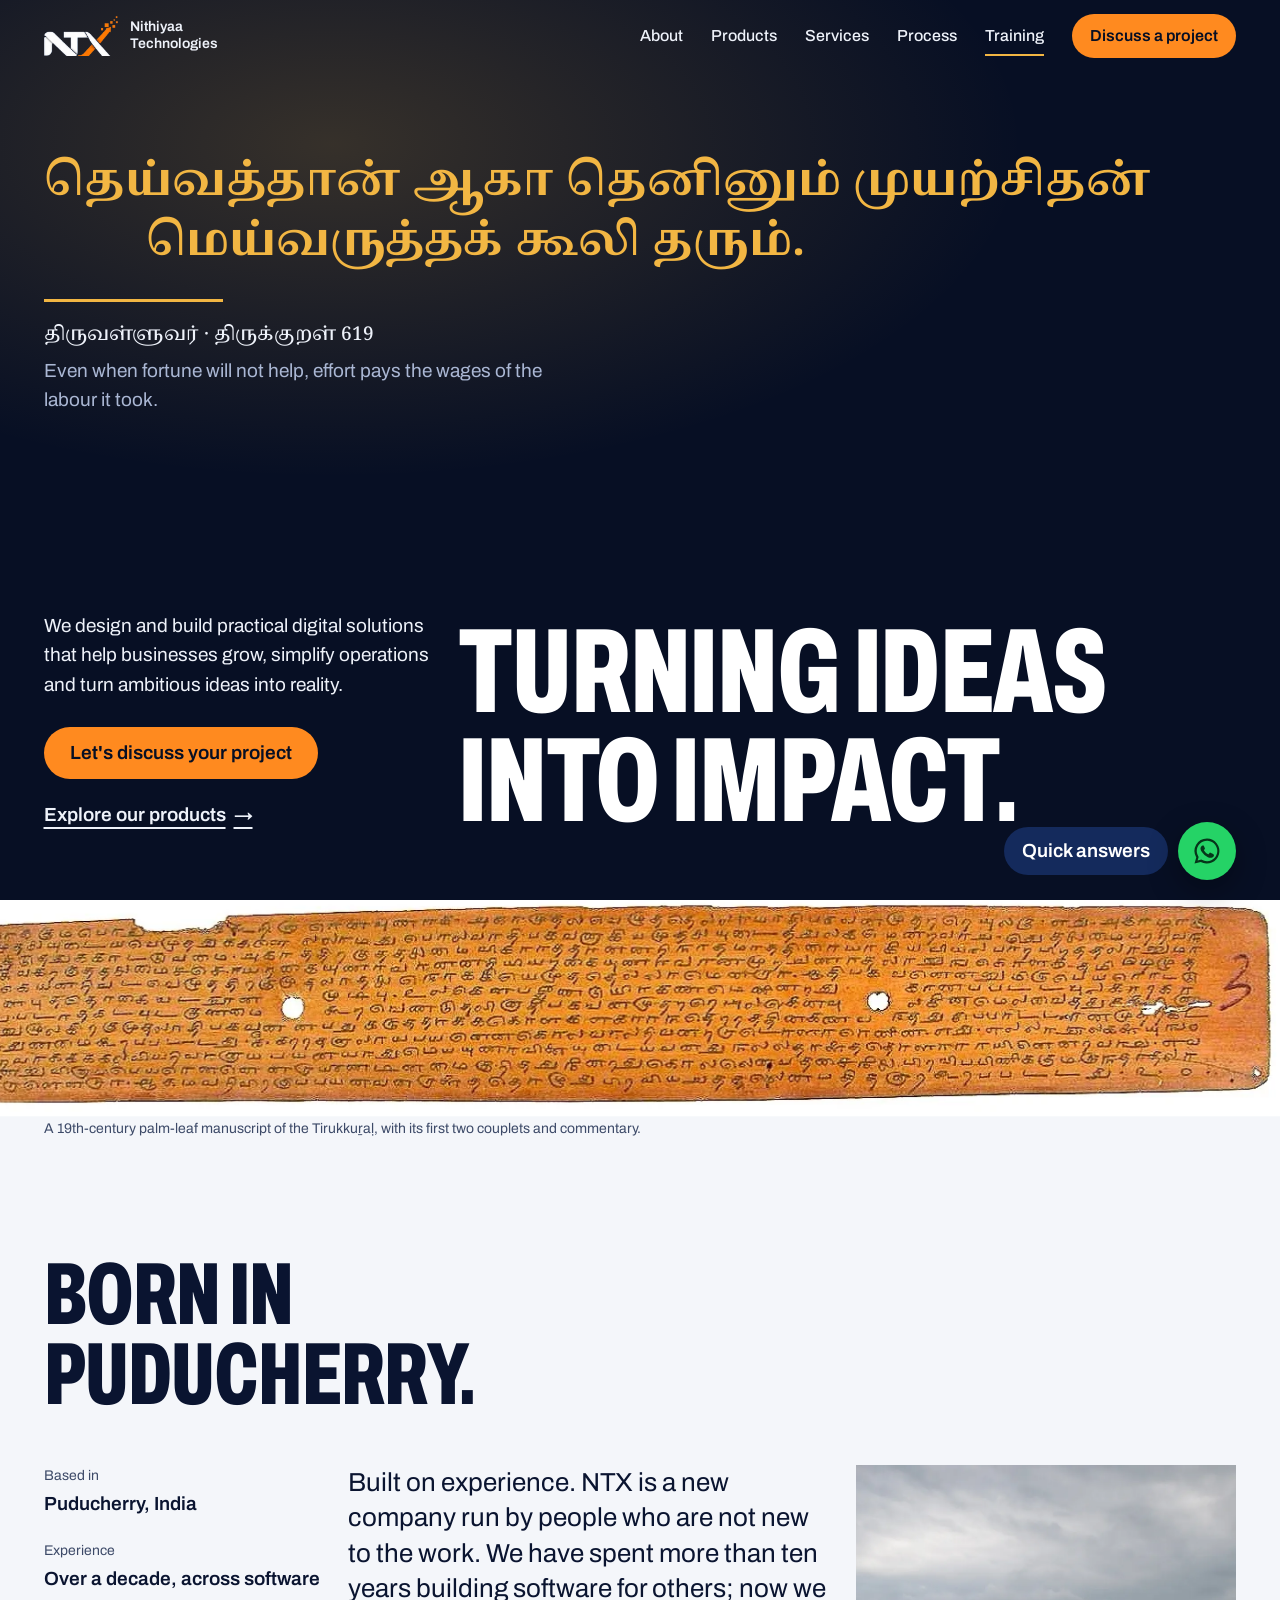
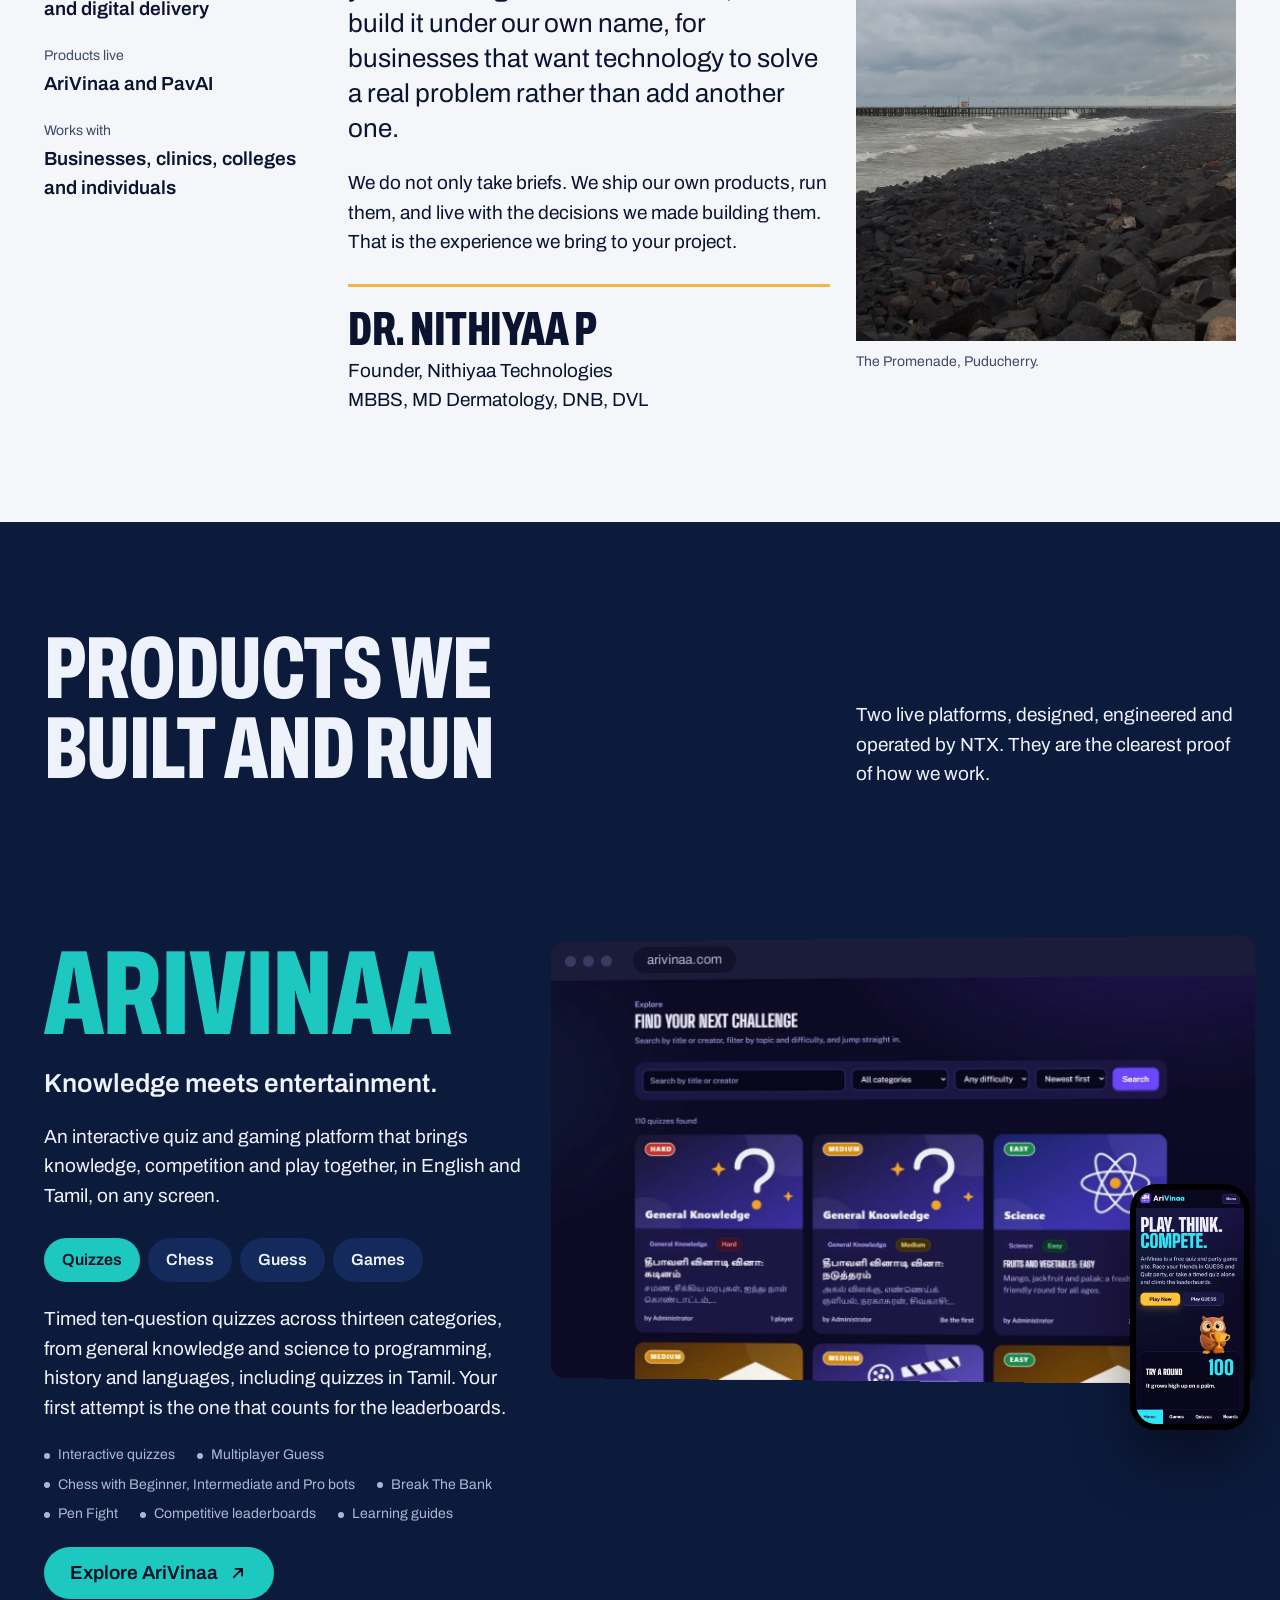
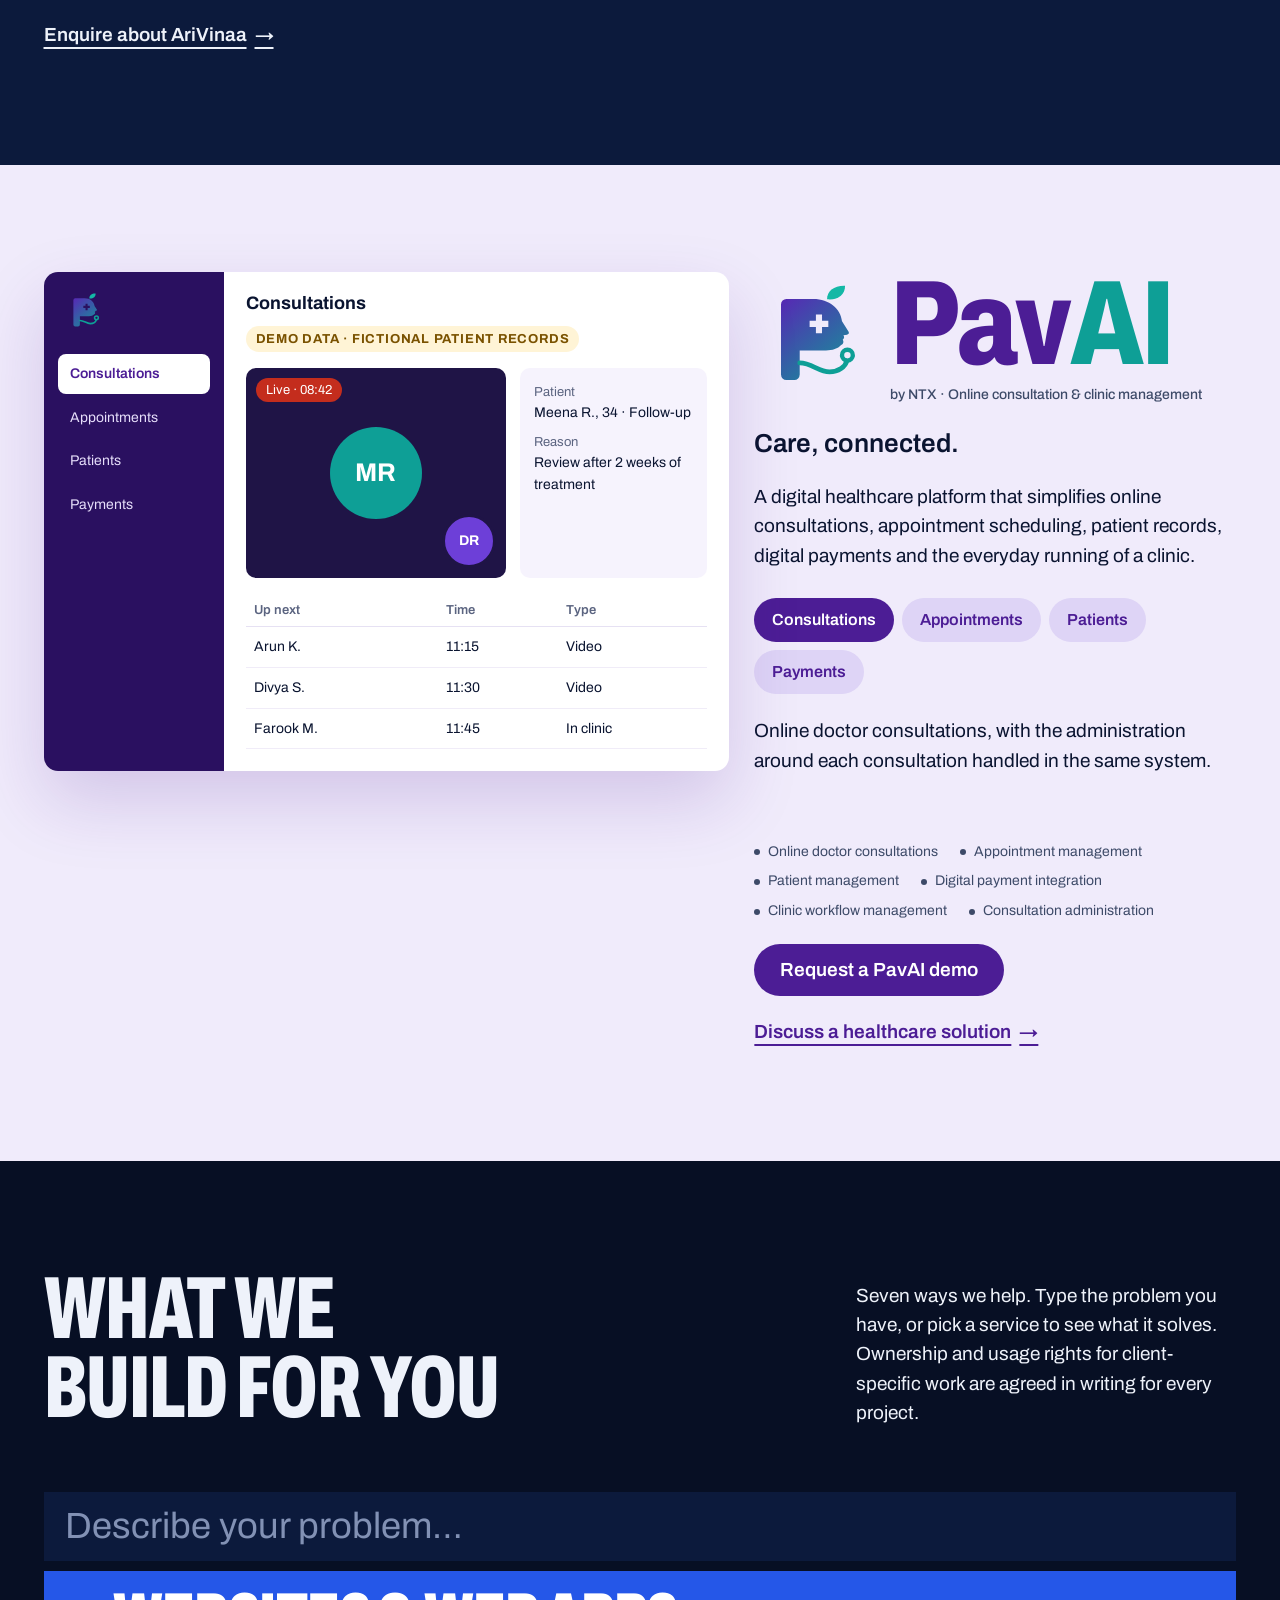
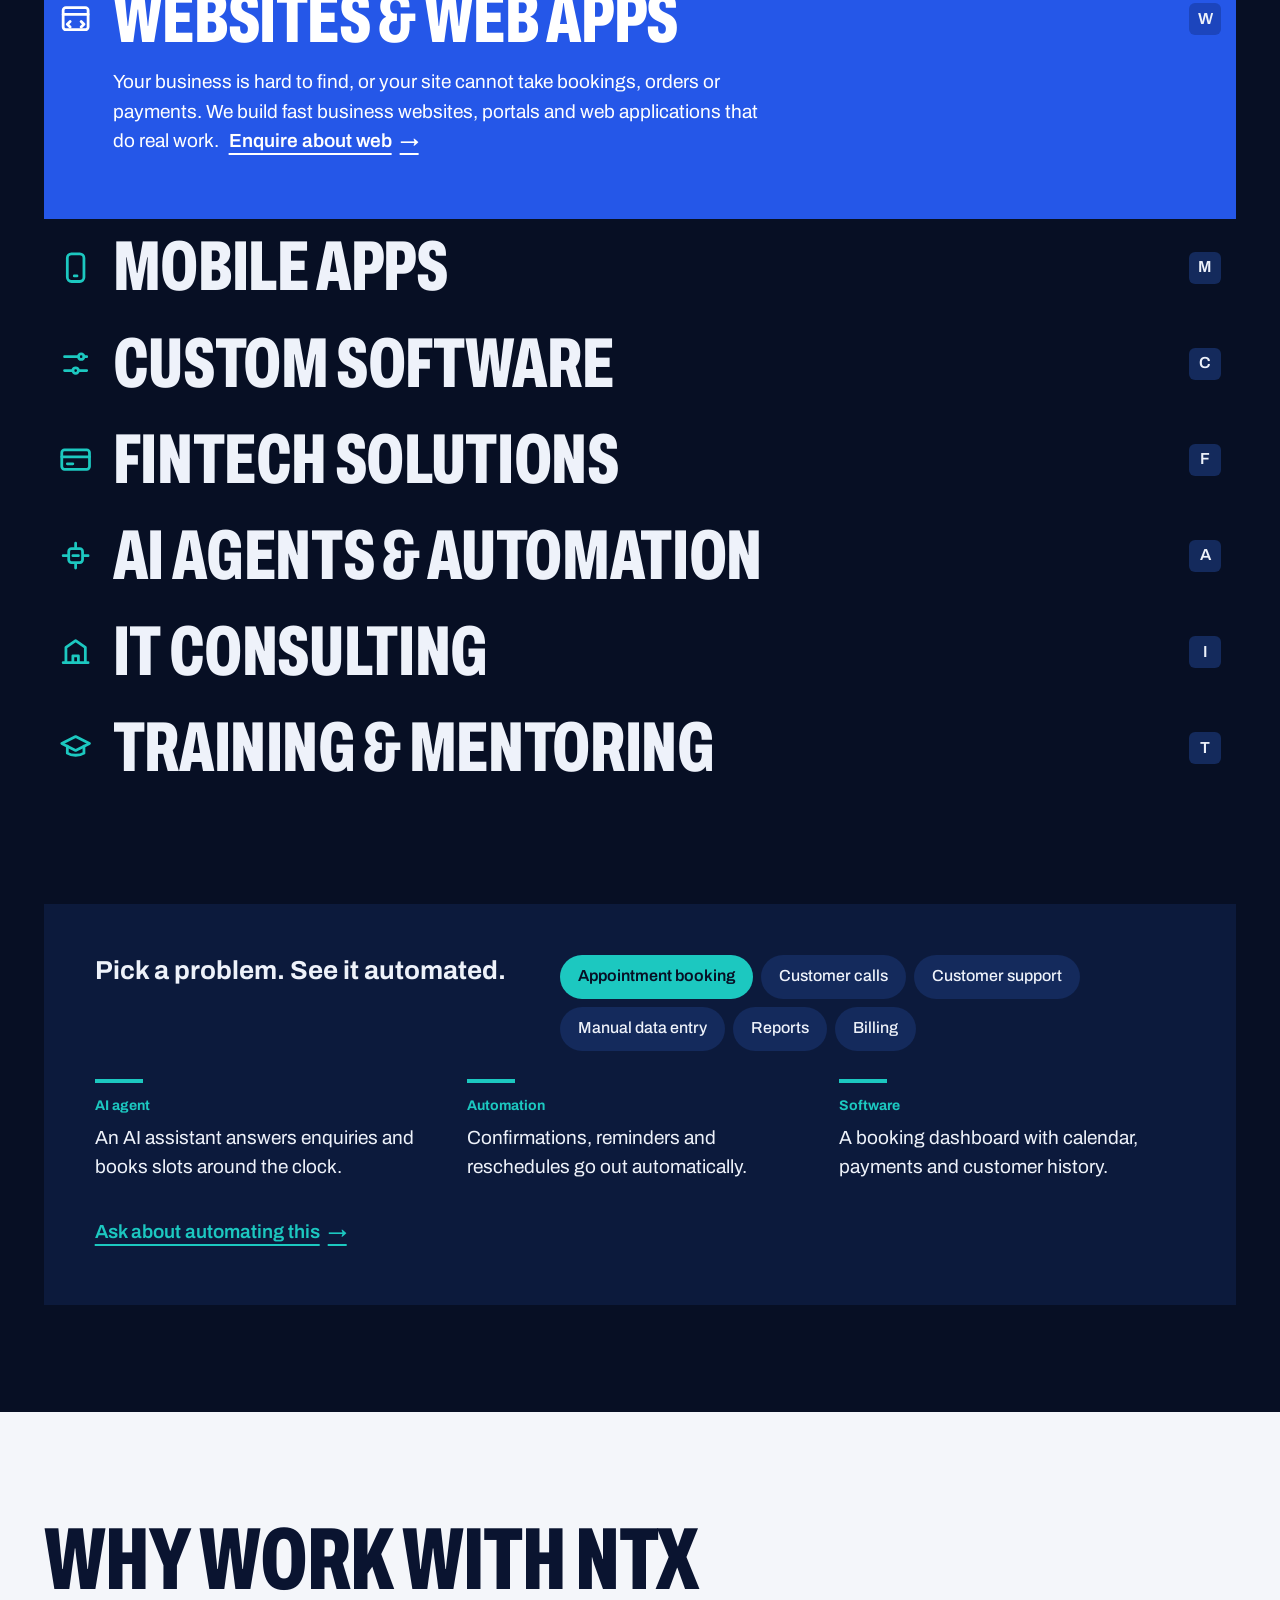
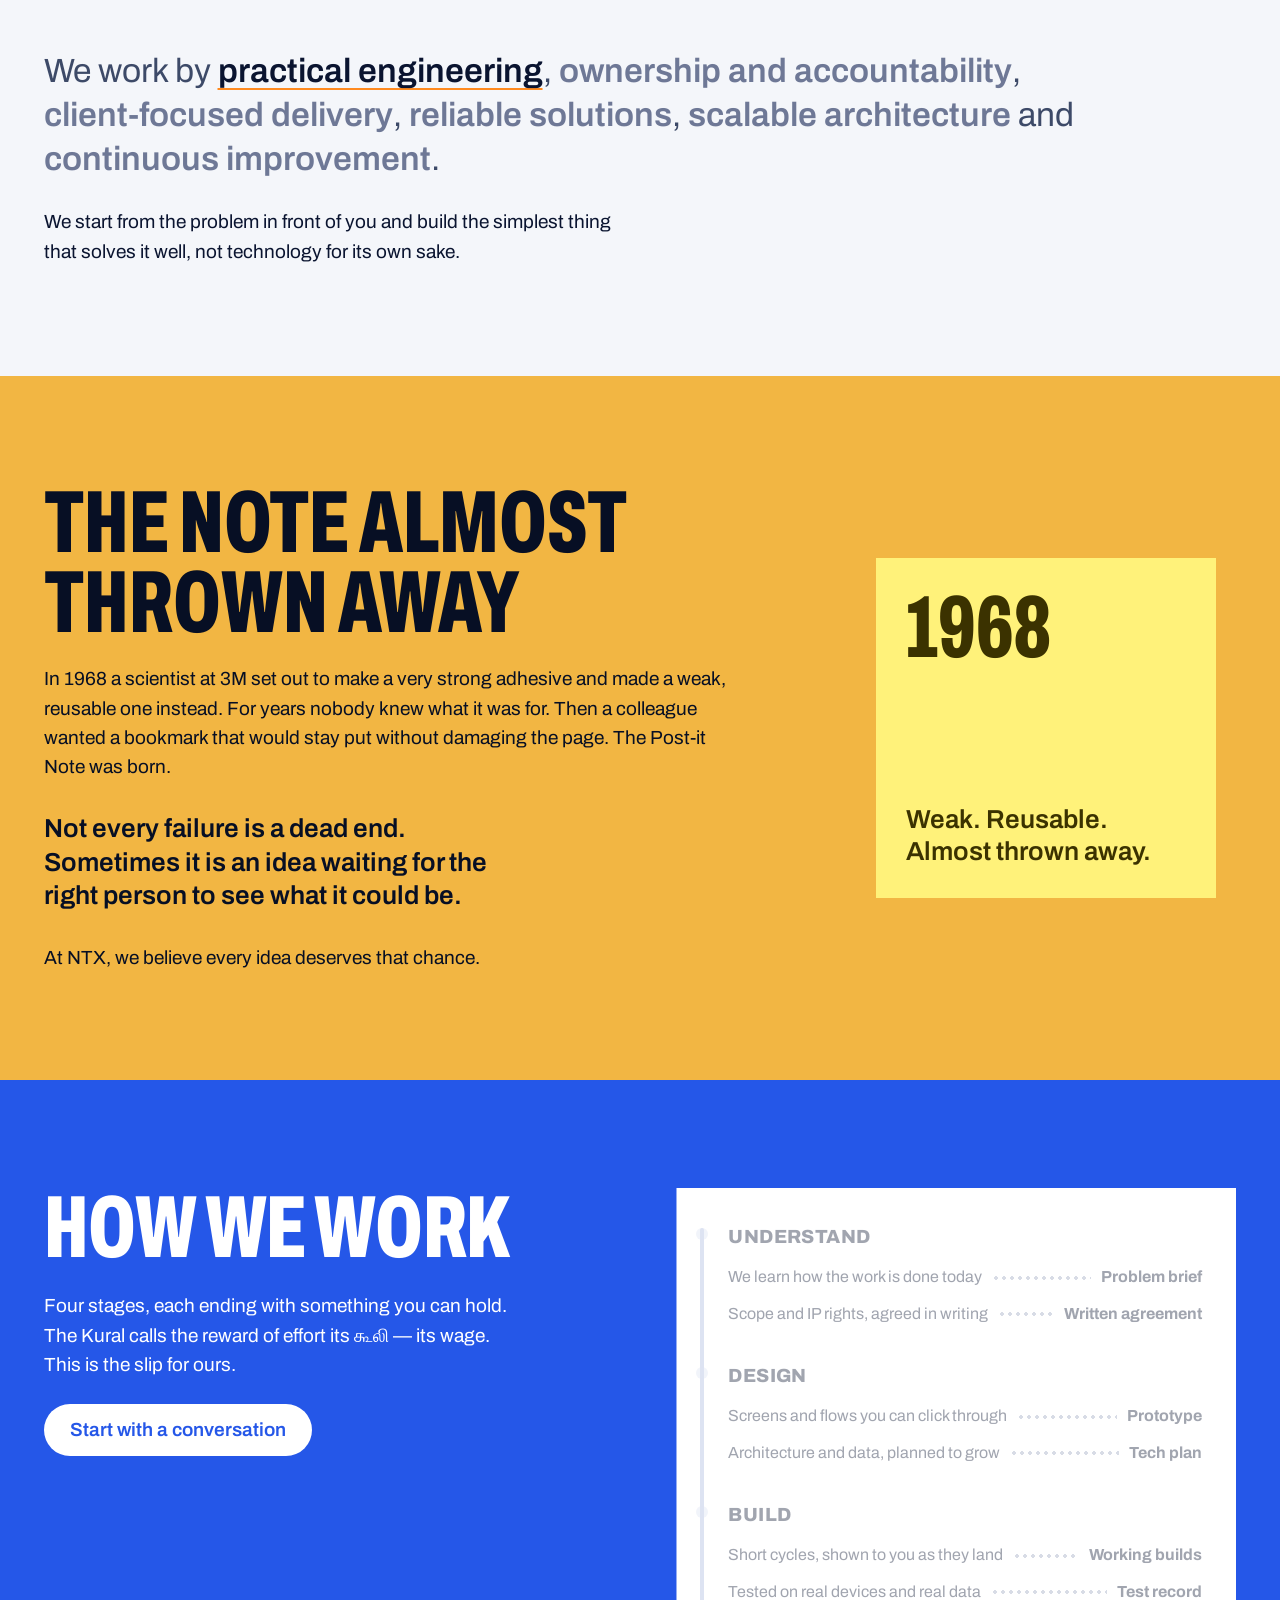
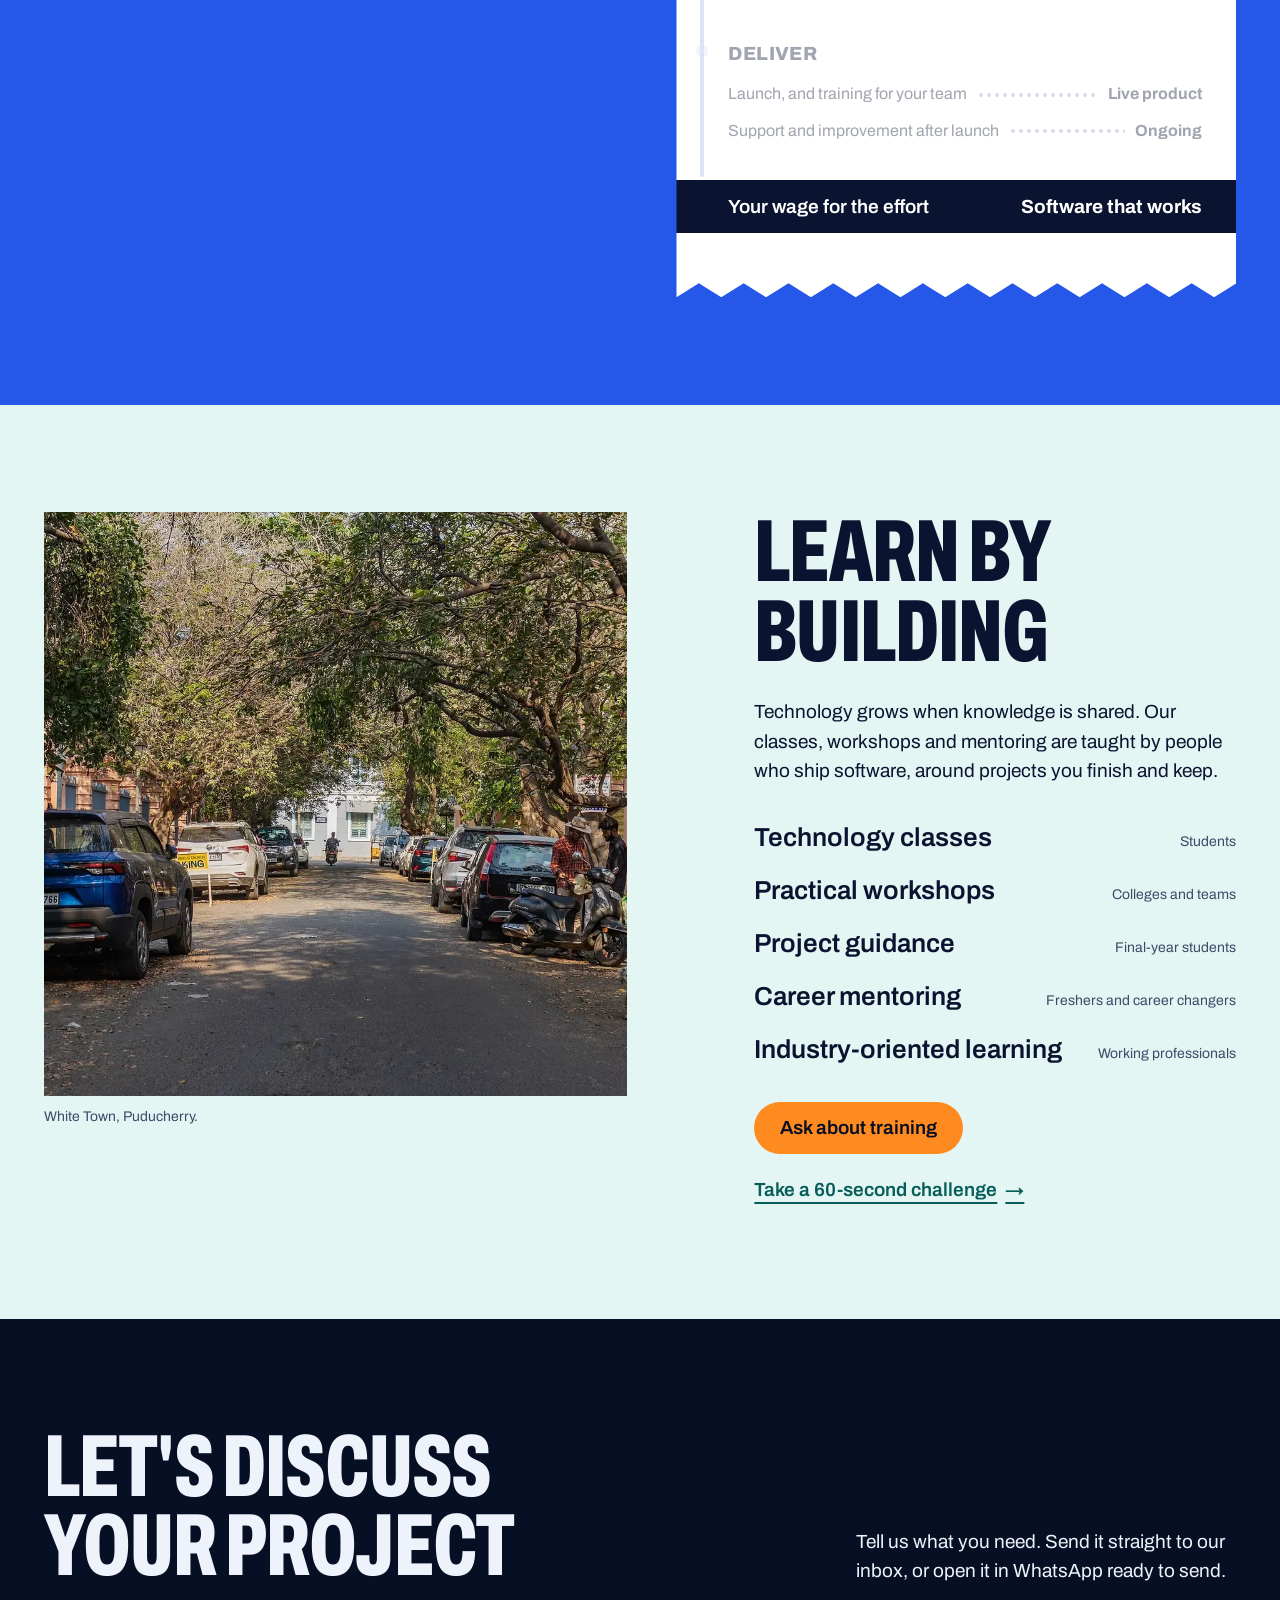
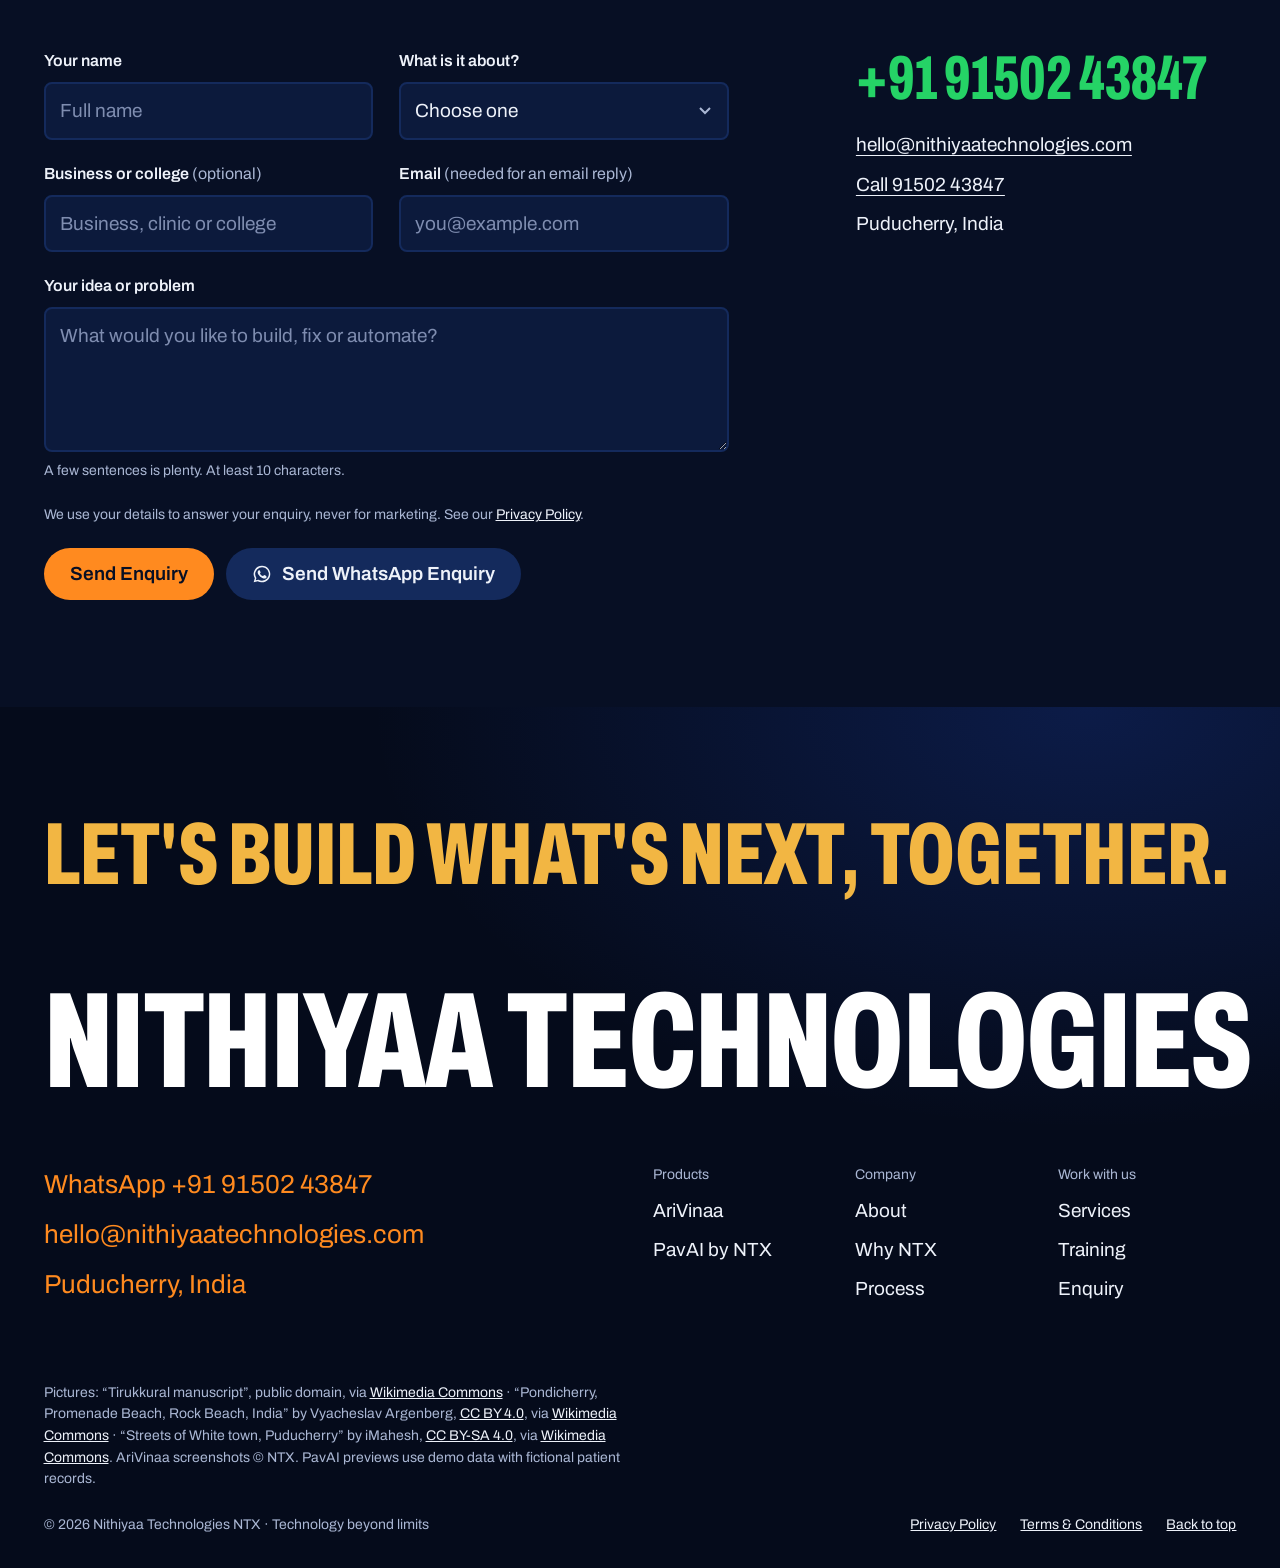
<file: index.html>
<!DOCTYPE html>
<html lang="en">
<head>
  <meta charset="UTF-8" />
  <meta name="viewport" content="width=device-width, initial-scale=1" />
  <link rel="icon" href="/favicon.ico" sizes="48x48" />
  <link rel="icon" type="image/png" sizes="32x32" href="/assets/favicon-32.png" />
  <link rel="icon" type="image/png" sizes="16x16" href="/assets/favicon-16.png" />
  <link rel="icon" type="image/png" sizes="192x192" href="/assets/favicon-192.png" />
  <link rel="apple-touch-icon" sizes="180x180" href="/assets/apple-touch-icon.png" />
  <link rel="manifest" href="/site.webmanifest" />
  <title>Nithiyaa Technologies (NTX) | Software, Apps &amp; AI from Puducherry</title>
  <meta name="description" content="Nithiyaa Technologies (NTX) is a Puducherry technology studio that builds websites, mobile apps, custom software, FinTech and AI automation — and its own products, AriVinaa and PavAI." />
  <link rel="canonical" href="https://www.nithiyaatechnologies.com/" />
  <meta name="theme-color" content="#070F24" />
  <meta name="color-scheme" content="dark light" />

  <meta property="og:type" content="website" />
  <meta property="og:site_name" content="Nithiyaa Technologies NTX" />
  <meta property="og:title" content="Nithiyaa Technologies (NTX) — Turning ideas into impact" />
  <meta property="og:description" content="A Puducherry technology studio building websites, apps, custom software and AI automation — and its own products, AriVinaa and PavAI." />
  <meta property="og:url" content="https://www.nithiyaatechnologies.com/" />
  <meta property="og:image" content="https://www.nithiyaatechnologies.com/assets/og-image.jpg" />
  <meta property="og:image:width" content="1200" />
  <meta property="og:image:height" content="630" />
  <meta name="twitter:card" content="summary_large_image" />


  <link rel="preconnect" href="https://fonts.googleapis.com" />
  <link rel="preconnect" href="https://fonts.gstatic.com" crossorigin />
  <link href="https://fonts.googleapis.com/css2?family=Archivo:wdth,wght@62..125,100..900&family=Noto+Serif+Tamil:wght@500;700&display=swap" rel="stylesheet" />
  <link rel="stylesheet" href="styles.css" />

  <script>document.documentElement.classList.add('js');</script>
  <script type="application/ld+json">
  {
    "@context": "https://schema.org",
    "@type": "Organization",
    "name": "Nithiyaa Technologies NTX",
    "alternateName": "NTX",
    "url": "https://www.nithiyaatechnologies.com/",
    "logo": "https://www.nithiyaatechnologies.com/assets/icon-512.png",
    "email": "hello@nithiyaatechnologies.com",
    "telephone": "+91-91502-43847",
    "address": { "@type": "PostalAddress", "addressLocality": "Puducherry", "addressCountry": "IN" },
    "slogan": "Technology Beyond Limits"
  }
  </script>
</head>
<body>
  <a class="skip-link" href="#main">Skip to content</a>

  <!-- PavAI mark, defined once. Swap this symbol to change the product logo everywhere on the page. -->
  <svg width="0" height="0" style="position:absolute" aria-hidden="true" focusable="false">
    <defs>
      <linearGradient id="pv-grad" x1="12" y1="8" x2="54" y2="58" gradientUnits="userSpaceOnUse">
        <stop offset="0" stop-color="#5B21B6" /><stop offset="1" stop-color="#0E9F96" />
      </linearGradient>
      <symbol id="pavai-mark" viewBox="0 0 64 64">
        <path fill="url(#pv-grad)" fill-rule="evenodd" d="M18 10H33C41.8 10 48.2 15.4 48.9 22.4L52.5 28.1C53 28.9 52.6 29.6 51.7 29.8L49.7 30.2C50.3 31.2 50.1 32.1 49.3 32.6C50 33.6 49.7 35 48.4 35.6C46.6 37.7 43.6 38.6 40 38.6H25.4V52A3 3 0 0 1 22.4 55H18A3 3 0 0 1 15 52V13A3 3 0 0 1 18 10ZM34.4 18.6V22.1H30.9V25.5H34.4V29H37.8V25.5H41.3V22.1H37.8V18.6Z" />
        <path d="M25.4 45.5C32 45.5 36 50.5 42 50.5C47 50.5 50.8 47.6 51.6 44.4" fill="none" stroke="#0E9F96" stroke-width="2.6" stroke-linecap="round" />
        <circle cx="51.9" cy="41.2" r="3" fill="none" stroke="#0E9F96" stroke-width="2.4" />
        <path d="M40.6 10.2C40.4 5.6 44.6 2.4 50.6 2.6C50.6 7.6 46.6 10.8 40.6 10.2Z" fill="#14B8A6" />
      </symbol>
      <symbol id="i-arrow" viewBox="0 0 24 24"><path d="M7 17 17 7M9 7h8v8" fill="none" stroke="currentColor" stroke-width="2.2" stroke-linecap="round" stroke-linejoin="round" /></symbol>
      <symbol id="i-wa" viewBox="0 0 24 24"><path fill="currentColor" d="M12 2a10 10 0 0 0-8.6 15.1L2 22l5-1.3A10 10 0 1 0 12 2Zm0 18.2a8.2 8.2 0 0 1-4.2-1.2l-.3-.2-3 .8.8-2.9-.2-.3A8.2 8.2 0 1 1 12 20.2Zm4.5-6.1c-.2-.1-1.5-.7-1.7-.8s-.4-.1-.6.1-.7.8-.8 1-.3.2-.5.1a6.7 6.7 0 0 1-3.3-2.9c-.3-.4.3-.4.7-1.4a.5.5 0 0 0 0-.4l-.8-1.8c-.2-.5-.4-.4-.6-.4h-.5a1 1 0 0 0-.7.3 3 3 0 0 0-.9 2.2 5.2 5.2 0 0 0 1.1 2.7 11.8 11.8 0 0 0 4.5 4c1.7.7 2.3.8 3.2.6a2.7 2.7 0 0 0 1.8-1.2 2.2 2.2 0 0 0 .1-1.3c0-.1-.2-.2-.5-.3Z" /></symbol>
      <symbol id="i-web" viewBox="0 0 24 24"><g fill="none" stroke="currentColor" stroke-width="2" stroke-linecap="round" stroke-linejoin="round"><rect x="3" y="4" width="18" height="16" rx="2" /><path d="M3 9h18M8 14l-2 2 2 2M16 14l2 2-2 2" /></g></symbol>
      <symbol id="i-mobile" viewBox="0 0 24 24"><g fill="none" stroke="currentColor" stroke-width="2" stroke-linecap="round"><rect x="6" y="2" width="12" height="20" rx="3" /><path d="M11 18h2" /></g></symbol>
      <symbol id="i-custom" viewBox="0 0 24 24"><g fill="none" stroke="currentColor" stroke-width="2" stroke-linecap="round" stroke-linejoin="round"><path d="M4 7h10M4 17h6M18 7h2M14 17h6" /><circle cx="16" cy="7" r="2" /><circle cx="12" cy="17" r="2" /></g></symbol>
      <symbol id="i-fintech" viewBox="0 0 24 24"><g fill="none" stroke="currentColor" stroke-width="2" stroke-linecap="round" stroke-linejoin="round"><rect x="2" y="5" width="20" height="14" rx="2" /><path d="M2 10h20M6 15h4" /></g></symbol>
      <symbol id="i-ai" viewBox="0 0 24 24"><g fill="none" stroke="currentColor" stroke-width="2" stroke-linecap="round" stroke-linejoin="round"><path d="M12 3v3M12 18v3M3 12h3M18 12h3" /><rect x="7" y="7" width="10" height="10" rx="2" /><path d="M10 12h4" /></g></symbol>
      <symbol id="i-consult" viewBox="0 0 24 24"><g fill="none" stroke="currentColor" stroke-width="2" stroke-linecap="round" stroke-linejoin="round"><path d="M3 20h18M5 20V9l7-5 7 5v11" /><path d="M10 20v-5h4v5" /></g></symbol>
      <symbol id="i-learn" viewBox="0 0 24 24"><g fill="none" stroke="currentColor" stroke-width="2" stroke-linecap="round" stroke-linejoin="round"><path d="M2 9l10-5 10 5-10 5L2 9Z" /><path d="M6 11v5c3 2 9 2 12 0v-5" /></g></symbol>
    </defs>
  </svg>

  <header class="site-header" data-header>
    <a class="brand" href="#top" aria-label="Nithiyaa Technologies NTX — home">
      <img src="assets/ntx-mark.webp" width="499" height="273" alt="" />
      <span class="brand-name">Nithiyaa Technologies</span>
    </a>
    <nav class="site-nav" id="site-nav" aria-label="Main">
      <a href="#about">About</a>
      <a href="#products">Products</a>
      <a href="#services">Services</a>
      <a href="#process">Process</a>
      <a href="#training">Training</a>
      <a class="nav-cta" href="#contact">Discuss a project</a>
    </nav>
    <button class="menu-toggle" type="button" aria-expanded="false" aria-controls="site-nav">Menu</button>
  </header>

  <main id="main">

    <!-- 1. Hero: Thirukkural 619 -->
    <section class="hero" id="top" aria-labelledby="hero-title">
      <div class="hero-glow" aria-hidden="true"></div>
      <figure class="kural" lang="ta">
        <blockquote class="kural-lines">
          <p class="kural-line" data-kural="1">தெய்வத்தான் ஆகா தெனினும் முயற்சிதன்</p>
          <p class="kural-line" data-kural="2">மெய்வருத்தக் கூலி தரும்.</p>
        </blockquote>
        <span class="kural-rule" aria-hidden="true"></span>
        <figcaption class="kural-cite">
          <span>திருவள்ளுவர் · திருக்குறள் 619</span>
          <span class="kural-meaning" lang="en">Even when fortune will not help, effort pays the wages of the labour it took.</span>
        </figcaption>
      </figure>

      <div class="hero-foot">
        <div class="hero-copy">
          <p class="hero-lead">We design and build practical digital solutions that help businesses grow, simplify operations and turn ambitious ideas into reality.</p>
          <div class="hero-actions">
            <a class="btn btn-primary" href="#contact" data-magnetic>Let's discuss your project</a>
            <a class="link-arrow" href="#products">Explore our products</a>
          </div>
        </div>
        <h1 class="hero-title" id="hero-title">
          <span class="line"><span>Turning ideas</span></span>
          <span class="line"><span>into impact.</span></span>
        </h1>
      </div>
    </section>

    <!-- 2. About -->
    <section class="about" id="about" aria-labelledby="about-title">
      <figure class="manuscript reveal">
        <img src="assets/place/kural-manuscript.webp" width="1505" height="245" loading="lazy" alt="A palm-leaf manuscript page of the Tirukkural, Tamil script incised along the leaf" />
        <figcaption>A 19th-century palm-leaf manuscript of the Tirukkuṟaḷ, with its first two couplets and commentary.</figcaption>
      </figure>

      <div class="about-grid">
        <h2 class="section-title reveal" id="about-title">Born in Puducherry.</h2>
        <dl class="facts reveal">
          <div><dt>Based in</dt><dd>Puducherry, India</dd></div>
          <div><dt>Experience</dt><dd>Over a decade, across software and digital delivery</dd></div>
          <div><dt>Products live</dt><dd>AriVinaa and PavAI</dd></div>
          <div><dt>Works with</dt><dd>Businesses, clinics, colleges and individuals</dd></div>
        </dl>
        <div class="about-text reveal">
          <p class="statement">Built on experience. NTX is a new company run by people who are not new to the work. We have spent more than ten years building software for others; now we build it under our own name, for businesses that want technology to solve a real problem rather than add another one.</p>
          <p>We do not only take briefs. We ship our own products, run them, and live with the decisions we made building them. That is the experience we bring to your project.</p>
          <div class="founder" id="founder">
            <p class="founder-name">Dr. Nithiyaa P</p>
            <p class="founder-meta">Founder, Nithiyaa Technologies<br />MBBS, MD Dermatology, DNB, DVL</p>
          </div>
        </div>
        <figure class="about-photo reveal">
          <img src="assets/place/promenade.webp" width="1600" height="1067" loading="lazy" alt="The rock beach along Puducherry's Promenade under a monsoon sky, with the old pier in the distance" />
          <figcaption>The Promenade, Puducherry.</figcaption>
        </figure>
      </div>
    </section>

    <!-- 3. Products -->
    <section class="products" id="products" aria-labelledby="products-title">
      <div class="products-head">
        <h2 class="section-title reveal" id="products-title">Products we built and run</h2>
        <p class="reveal">Two live platforms, designed, engineered and operated by NTX. They are the clearest proof of how we work.</p>
      </div>

      <!-- AriVinaa -->
      <article class="product product-arivinaa" aria-labelledby="ari-title">
        <div class="product-copy">
          <h3 class="product-name reveal" id="ari-title">AriVinaa</h3>
          <p class="product-tagline reveal">Knowledge meets entertainment.</p>
          <p class="reveal">An interactive quiz and gaming platform that brings knowledge, competition and play together, in English and Tamil, on any screen.</p>

          <div class="tabs reveal" role="tablist" aria-label="AriVinaa features">
            <button role="tab" id="ari-tab-quizzes" aria-controls="ari-panel" aria-selected="true" data-tab="quizzes">Quizzes</button>
            <button role="tab" id="ari-tab-chess" aria-controls="ari-panel" aria-selected="false" tabindex="-1" data-tab="chess">Chess</button>
            <button role="tab" id="ari-tab-guess" aria-controls="ari-panel" aria-selected="false" tabindex="-1" data-tab="guess">Guess</button>
            <button role="tab" id="ari-tab-games" aria-controls="ari-panel" aria-selected="false" tabindex="-1" data-tab="games">Games</button>
          </div>
          <p class="tab-text" id="ari-text" aria-live="polite">Timed ten-question quizzes across thirteen categories, from general knowledge and science to programming, history and languages, including quizzes in Tamil. Your first attempt is the one that counts for the leaderboards.</p>

          <ul class="feature-list reveal" aria-label="Implemented in AriVinaa">
            <li>Interactive quizzes</li>
            <li>Multiplayer Guess</li>
            <li>Chess with Beginner, Intermediate and Pro bots</li>
            <li>Break The Bank</li>
            <li>Pen Fight</li>
            <li>Competitive leaderboards</li>
            <li>Learning guides</li>
          </ul>
          <div class="btn-row">
            <a class="btn btn-ari" href="https://arivinaa.com" target="_blank" rel="noopener" data-magnetic>Explore AriVinaa <svg aria-hidden="true"><use href="#i-arrow" /></svg><span class="sr-only">(opens arivinaa.com in a new tab)</span></a>
            <a class="link-arrow" href="#contact" data-enquire="AriVinaa — partnership or feedback" data-message="I'd like to talk to NTX about AriVinaa (partnership, a quiz event or feedback).">Enquire about AriVinaa</a>
          </div>
        </div>

        <div class="product-stage reveal" role="tabpanel" id="ari-panel" aria-labelledby="ari-tab-quizzes">
          <div class="browser" data-ui>
            <div class="browser-bar" aria-hidden="true"><i></i><i></i><i></i><span>arivinaa.com</span></div>
            <div class="browser-view">
              <img class="shot is-active" data-shot="quizzes" src="assets/products/arivinaa/quizzes.webp" width="1440" height="836" loading="lazy" alt="AriVinaa Explore page: a search bar with category and difficulty filters above quiz cards, including Tamil-language Deepavali quizzes" />
              <img class="shot" data-shot="chess" src="assets/products/arivinaa/chess.webp" width="1140" height="470" loading="lazy" alt="AriVinaa games: the GUESS and Chess cards, with player counts and Play Now buttons" />
              <img class="shot" data-shot="guess" src="assets/products/arivinaa/guess.webp" width="1440" height="696" loading="lazy" alt="AriVinaa home page: Play. Think. Compete. beside a live Try a round guess card worth 100 points" />
              <img class="shot" data-shot="games" src="assets/products/arivinaa/games.webp" width="1140" height="822" loading="lazy" alt="AriVinaa games grid: Break The Bank, U Know, Pen Fight, Quiz Party and Solo Quiz" />
            </div>
          </div>
          <div class="phone" data-ui>
            <img src="assets/products/arivinaa/mobile.webp" width="390" height="844" loading="lazy" alt="AriVinaa on a phone, with the bottom navigation for Home, Games, Quizzes and Boards" />
          </div>
        </div>
      </article>

      <!-- PavAI -->
      <article class="product product-pavai" aria-labelledby="pav-title">
        <div class="product-copy">
          <div class="pavai-lockup reveal">
            <svg class="pavai-mark" viewBox="0 0 64 64" aria-hidden="true"><use href="#pavai-mark" /></svg>
            <div>
              <h3 class="product-name pavai-word" id="pav-title"><span class="pav">Pav</span><span class="ai">AI</span></h3>
              <p class="pavai-sub">by NTX · Online consultation &amp; clinic management</p>
            </div>
          </div>
          <p class="product-tagline reveal">Care, connected.</p>
          <p class="reveal">A digital healthcare platform that simplifies online consultations, appointment scheduling, patient records, digital payments and the everyday running of a clinic.</p>

          <div class="tabs reveal" role="tablist" aria-label="PavAI features">
            <button role="tab" id="pav-tab-consult" aria-controls="pav-panel" aria-selected="true" data-tab="consult">Consultations</button>
            <button role="tab" id="pav-tab-appts" aria-controls="pav-panel" aria-selected="false" tabindex="-1" data-tab="appts">Appointments</button>
            <button role="tab" id="pav-tab-patients" aria-controls="pav-panel" aria-selected="false" tabindex="-1" data-tab="patients">Patients</button>
            <button role="tab" id="pav-tab-payments" aria-controls="pav-panel" aria-selected="false" tabindex="-1" data-tab="payments">Payments</button>
          </div>
          <p class="tab-text" id="pav-text" aria-live="polite">Online doctor consultations, with the administration around each consultation handled in the same system.</p>

          <ul class="feature-list reveal" aria-label="PavAI capabilities">
            <li>Online doctor consultations</li>
            <li>Appointment management</li>
            <li>Patient management</li>
            <li>Digital payment integration</li>
            <li>Clinic workflow management</li>
            <li>Consultation administration</li>
          </ul>
          <div class="btn-row">
            <a class="btn btn-pav" href="#contact" data-enquire="PavAI — demo request" data-message="We'd like a demo of PavAI by NTX for our clinic." data-magnetic>Request a PavAI demo</a>
            <a class="link-arrow" href="#contact" data-enquire="PavAI — healthcare solution" data-message="We'd like to discuss a healthcare solution built on PavAI by NTX.">Discuss a healthcare solution</a>
          </div>
        </div>

        <div class="product-stage reveal" role="tabpanel" id="pav-panel" aria-labelledby="pav-tab-consult">
          <div class="app" data-ui role="img" aria-label="PavAI dashboard preview. Demo data: all patient records shown are fictional.">
            <aside class="app-side" aria-hidden="true">
              <svg class="app-logo" viewBox="0 0 64 64"><use href="#pavai-mark" /></svg>
              <span class="app-nav is-on" data-nav="consult">Consultations</span>
              <span class="app-nav" data-nav="appts">Appointments</span>
              <span class="app-nav" data-nav="patients">Patients</span>
              <span class="app-nav" data-nav="payments">Payments</span>
            </aside>
            <div class="app-main">
              <div class="app-top"><strong data-app-title>Consultations</strong><span class="sample">Demo data · Fictional patient records</span></div>

              <div class="view is-active" data-view="consult">
                <div class="call">
                  <div class="call-video"><span class="avatar lg">MR</span><span class="call-time">Live · 08:42</span><span class="avatar sm">DR</span></div>
                  <div class="call-notes">
                    <p class="k">Patient</p><p>Meena R., 34 · Follow-up</p>
                    <p class="k">Reason</p><p>Review after 2 weeks of treatment</p>
                  </div>
                </div>
                <table class="ui-table"><thead><tr><th>Up next</th><th>Time</th><th>Type</th></tr></thead>
                  <tbody><tr><td>Arun K.</td><td>11:15</td><td>Video</td></tr><tr><td>Divya S.</td><td>11:30</td><td>Video</td></tr><tr><td>Farook M.</td><td>11:45</td><td>In clinic</td></tr></tbody></table>
              </div>

              <div class="view" data-view="appts">
                <div class="cal">
                  <div class="cal-col"><p class="k">Today · 9 booked</p>
                    <span class="slot">09:30 · Kavya P.</span><span class="slot">10:00 · Ravi T.</span><span class="slot free">10:30 · Open</span><span class="slot">10:45 · Meena R.</span><span class="slot">11:15 · Arun K.</span><span class="slot">11:30 · Divya S.</span><span class="slot">11:45 · Farook M.</span></div>
                  <div class="cal-col"><p class="k">Afternoon</p>
                    <span class="slot">16:00 · Lakshmi V.</span><span class="slot">16:30 · Hari N.</span><span class="slot free">17:00 · Open</span><span class="slot">17:30 · Sneha J.</span></div>
                </div>
                <p class="ui-note">Demo view: the day's appointments.</p>
              </div>

              <div class="view" data-view="patients">
                <table class="ui-table"><thead><tr><th>Patient</th><th>Last visit</th><th>Visits</th><th>Status</th></tr></thead>
                  <tbody>
                    <tr><td>Meena R.</td><td>Today</td><td>4</td><td><span class="chip-ok">Active</span></td></tr>
                    <tr><td>Arun K.</td><td>12 Nov</td><td>2</td><td><span class="chip-ok">Active</span></td></tr>
                    <tr><td>Divya S.</td><td>3 Nov</td><td>6</td><td><span class="chip-wait">Review due</span></td></tr>
                    <tr><td>Farook M.</td><td>28 Oct</td><td>1</td><td><span class="chip-ok">Active</span></td></tr>
                    <tr><td>Lakshmi V.</td><td>15 Oct</td><td>3</td><td><span class="chip-wait">Review due</span></td></tr>
                  </tbody></table>
                <p class="ui-note">Demo view: the clinic's patient list.</p>
              </div>

              <div class="view" data-view="payments">
                <div class="pay-totals">
                  <div><p class="k">Collected today</p><p class="big">₹3,000</p></div>
                  <div><p class="k">Awaiting payment</p><p class="big">4 bookings</p></div>
                </div>
                <table class="ui-table"><thead><tr><th>Patient</th><th>Method</th><th class="num">Amount</th></tr></thead>
                  <tbody><tr><td>Kavya P.</td><td>Online</td><td class="num">₹600</td></tr><tr><td>Ravi T.</td><td>Online</td><td class="num">₹600</td></tr><tr><td>Meena R.</td><td>Online</td><td class="num">₹600</td></tr><tr><td>Arun K.</td><td>Online</td><td class="num">₹600</td></tr><tr><td>Lakshmi V.</td><td>Online</td><td class="num">₹600</td></tr></tbody></table>
              </div>
            </div>
          </div>
        </div>
      </article>
    </section>

    <!-- 4. Services -->
    <section class="services" id="services" aria-labelledby="services-title">
      <div class="services-head">
        <h2 class="section-title reveal" id="services-title">What we build for you</h2>
        <p class="reveal">Seven ways we help. Type the problem you have, or pick a service to see what it solves. Ownership and usage rights for client-specific work are agreed in writing for every project.</p>
      </div>
      <div class="command">
        <label class="sr-only" for="svc-search">Filter services by the problem you have</label>
        <input id="svc-search" class="command-input" type="search" placeholder="Describe your problem…" autocomplete="off" />
        <ul class="command-list" id="svc-list" aria-label="Services">
          <li class="is-selected" data-svc="Website or web application" data-keys="website site web portal landing page ecommerce shop online booking seo"><button class="cmd-row" type="button" aria-expanded="false" aria-controls="svc-more-1"><svg class="cmd-icon" aria-hidden="true"><use href="#i-web" /></svg><span class="cmd-name">Websites &amp; web apps</span><kbd aria-hidden="true">W</kbd></button>
            <div class="cmd-more" id="svc-more-1"><p>Your business is hard to find, or your site cannot take bookings, orders or payments. We build fast business websites, portals and web applications that do real work. <a class="link-arrow cmd-link" href="#contact" data-enquire="Website or web application">Enquire about web</a></p></div></li>
          <li data-svc="Mobile application" data-keys="mobile app android ios phone play store customers"><button class="cmd-row" type="button" aria-expanded="false" aria-controls="svc-more-2"><svg class="cmd-icon" aria-hidden="true"><use href="#i-mobile" /></svg><span class="cmd-name">Mobile apps</span><kbd aria-hidden="true">M</kbd></button>
            <div class="cmd-more" id="svc-more-2"><p>Your customers live on their phones but you are not there. We design and build Android and cross-platform apps around what your users actually need to do. <a class="link-arrow cmd-link" href="#contact" data-enquire="Mobile application">Enquire about an app</a></p></div></li>
          <li data-svc="Custom software" data-keys="custom software excel spreadsheet erp crm inventory workflow internal tool manual"><button class="cmd-row" type="button" aria-expanded="false" aria-controls="svc-more-3"><svg class="cmd-icon" aria-hidden="true"><use href="#i-custom" /></svg><span class="cmd-name">Custom software</span><kbd aria-hidden="true">C</kbd></button>
            <div class="cmd-more" id="svc-more-3"><p>Work runs on spreadsheets, paper and memory. We build the software your business is missing (inventory, CRM, internal tools) shaped to how you work. <a class="link-arrow cmd-link" href="#contact" data-enquire="Custom software">Enquire about software</a></p></div></li>
          <li data-svc="FinTech solution" data-keys="fintech payment billing invoice upi gst finance loan accounts reconciliation"><button class="cmd-row" type="button" aria-expanded="false" aria-controls="svc-more-4"><svg class="cmd-icon" aria-hidden="true"><use href="#i-fintech" /></svg><span class="cmd-name">FinTech solutions</span><kbd aria-hidden="true">F</kbd></button>
            <div class="cmd-more" id="svc-more-4"><p>Payments, invoices and reconciliation eat your team's week. We build payment flows, billing systems and financial workflows that are accurate and auditable. <a class="link-arrow cmd-link" href="#contact" data-enquire="FinTech solution">Enquire about FinTech</a></p></div></li>
          <li data-svc="AI agents and workflow automation" data-keys="ai agent automation chatbot whatsapp calls support data entry reports repetitive"><button class="cmd-row" type="button" aria-expanded="false" aria-controls="svc-more-5"><svg class="cmd-icon" aria-hidden="true"><use href="#i-ai" /></svg><span class="cmd-name">AI agents &amp; automation</span><kbd aria-hidden="true">A</kbd></button>
            <div class="cmd-more" id="svc-more-5"><p>Your team repeats the same answers and the same data entry every day. We build AI agents and automations that take that work off their hands, with a person always in charge. <a class="link-arrow cmd-link" href="#contact" data-enquire="AI agents and workflow automation">Enquire about automation</a></p></div></li>
          <li data-svc="IT consulting and digital transformation" data-keys="consulting advice architecture cloud strategy modernise digital transformation plan audit"><button class="cmd-row" type="button" aria-expanded="false" aria-controls="svc-more-6"><svg class="cmd-icon" aria-hidden="true"><use href="#i-consult" /></svg><span class="cmd-name">IT consulting</span><kbd aria-hidden="true">I</kbd></button>
            <div class="cmd-more" id="svc-more-6"><p>You know something must change but not what to build first. We review your systems, plan the architecture and guide a digital transformation one sensible step at a time. <a class="link-arrow cmd-link" href="#contact" data-enquire="IT consulting and digital transformation">Enquire about consulting</a></p></div></li>
          <li data-svc="Technology training and mentoring" data-keys="training class course workshop mentor career student college learn skills"><button class="cmd-row" type="button" aria-expanded="false" aria-controls="svc-more-7"><svg class="cmd-icon" aria-hidden="true"><use href="#i-learn" /></svg><span class="cmd-name">Training &amp; mentoring</span><kbd aria-hidden="true">T</kbd></button>
            <div class="cmd-more" id="svc-more-7"><p>Graduates and teams need skills the syllabus does not teach. We run practical classes, workshops and mentoring built on real projects. <a class="link-arrow cmd-link" href="#contact" data-enquire="Technology training and mentoring">Enquire about training</a></p></div></li>
        </ul>
        <p class="command-empty" hidden>Nothing matches that yet. <a href="#contact" data-enquire="Something else">tell us about it</a> and we will say honestly whether we can help.</p>
      </div>

      <div class="automate" aria-labelledby="automate-title">
        <h3 class="automate-title reveal" id="automate-title">Pick a problem. See it automated.</h3>
        <div class="chips reveal" role="group" aria-label="Choose a business problem">
          <button type="button" aria-pressed="true" data-problem="booking">Appointment booking</button>
          <button type="button" aria-pressed="false" data-problem="calls">Customer calls</button>
          <button type="button" aria-pressed="false" data-problem="support">Customer support</button>
          <button type="button" aria-pressed="false" data-problem="data">Manual data entry</button>
          <button type="button" aria-pressed="false" data-problem="reports">Reports</button>
          <button type="button" aria-pressed="false" data-problem="billing">Billing</button>
        </div>
        <ol class="flow" aria-live="polite">
          <li><span class="flow-k">AI agent</span><span data-flow="agent">An AI assistant answers enquiries and books slots around the clock.</span></li>
          <li><span class="flow-k">Automation</span><span data-flow="automation">Confirmations, reminders and reschedules go out automatically.</span></li>
          <li><span class="flow-k">Software</span><span data-flow="software">A booking dashboard with calendar, payments and customer history.</span></li>
        </ol>
        <a class="link-arrow" href="#contact" data-enquire="AI agents and workflow automation" data-flow-cta>Ask about automating this</a>
      </div>
    </section>

    <!-- 5. Why NTX -->
    <section class="why" id="why" aria-labelledby="why-title">
      <h2 class="section-title reveal" id="why-title">Why work with NTX</h2>
      <p class="principles reveal">We work by
        <button type="button" class="principle is-lit" data-p="0">practical engineering</button>,
        <button type="button" class="principle" data-p="1">ownership and accountability</button>,
        <button type="button" class="principle" data-p="2">client-focused delivery</button>,
        <button type="button" class="principle" data-p="3">reliable solutions</button>,
        <button type="button" class="principle" data-p="4">scalable architecture</button> and
        <button type="button" class="principle" data-p="5">continuous improvement</button>.
      </p>
      <p class="principle-text" aria-live="polite" data-principle-text>We start from the problem in front of you and build the simplest thing that solves it well, not technology for its own sake.</p>

      <div class="story">
        <div class="story-copy">
          <h3 class="story-title reveal">The note almost thrown away</h3>
          <p class="reveal">In 1968 a scientist at 3M set out to make a very strong adhesive and made a weak, reusable one instead. For years nobody knew what it was for. Then a colleague wanted a bookmark that would stay put without damaging the page. The Post-it Note was born.</p>
          <blockquote class="reveal"><p>Not every failure is a dead end. Sometimes it is an idea waiting for the right person to see what it could be.</p></blockquote>
          <p class="reveal">At NTX, we believe every idea deserves that chance.</p>
        </div>
        <div class="postit reveal" aria-hidden="true">
          <p class="postit-year">1968</p>
          <p>Weak. Reusable. Almost thrown away.</p>
        </div>
      </div>
    </section>

    <!-- 6. Process -->
    <section class="process" id="process" aria-labelledby="process-title">
      <div class="process-copy">
        <h2 class="section-title reveal" id="process-title">How we work</h2>
        <p class="reveal">Four stages, each ending with something you can hold. The Kural calls the reward of effort its <span lang="ta">கூலி</span> — its wage. This is the slip for ours.</p>
        <a class="btn btn-light" href="#contact" data-magnetic>Start with a conversation</a>
      </div>
      <div class="slip" data-slip>
        <span class="slip-progress" aria-hidden="true"><span></span></span>
        <ol class="slip-stages">
          <li class="stage" data-stage>
            <h3>Understand</h3>
            <p class="row"><span>We learn how the work is done today</span><i></i><b>Problem brief</b></p>
            <p class="row"><span>Scope and IP rights, agreed in writing</span><i></i><b>Written agreement</b></p>
          </li>
          <li class="stage" data-stage>
            <h3>Design</h3>
            <p class="row"><span>Screens and flows you can click through</span><i></i><b>Prototype</b></p>
            <p class="row"><span>Architecture and data, planned to grow</span><i></i><b>Tech plan</b></p>
          </li>
          <li class="stage" data-stage>
            <h3>Build</h3>
            <p class="row"><span>Short cycles, shown to you as they land</span><i></i><b>Working builds</b></p>
            <p class="row"><span>Tested on real devices and real data</span><i></i><b>Test record</b></p>
          </li>
          <li class="stage" data-stage>
            <h3>Deliver</h3>
            <p class="row"><span>Launch, and training for your team</span><i></i><b>Live product</b></p>
            <p class="row"><span>Support and improvement after launch</span><i></i><b>Ongoing</b></p>
          </li>
        </ol>
        <p class="slip-total"><span>Your wage for the effort</span><b>Software that works</b></p>
      </div>
    </section>

    <!-- 7. Training -->
    <section class="training" id="training" aria-labelledby="training-title">
      <figure class="training-photo reveal">
        <img src="assets/place/white-town.webp" width="1600" height="1067" loading="lazy" alt="A tree-shaded street in Puducherry's White Town, with parked cars and colonial-era buildings" />
        <figcaption>White Town, Puducherry.</figcaption>
      </figure>
      <div class="training-copy">
        <h2 class="section-title reveal" id="training-title">Learn by building</h2>
        <p class="reveal">Technology grows when knowledge is shared. Our classes, workshops and mentoring are taught by people who ship software, around projects you finish and keep.</p>
        <ul class="rows reveal" aria-label="Training offerings">
          <li><span>Technology classes</span><small>Students</small></li>
          <li><span>Practical workshops</span><small>Colleges and teams</small></li>
          <li><span>Project guidance</span><small>Final-year students</small></li>
          <li><span>Career mentoring</span><small>Freshers and career changers</small></li>
          <li><span>Industry-oriented learning</span><small>Working professionals</small></li>
        </ul>
        <div class="btn-row reveal">
          <a class="btn btn-primary" href="#contact" data-enquire="Technology training and mentoring">Ask about training</a>
          <button class="link-arrow" type="button" data-open="challenge">Take a 60-second challenge</button>
        </div>
      </div>
    </section>

    <!-- 8. Enquiry -->
    <section class="contact" id="contact" aria-labelledby="contact-title">
      <div class="contact-head">
        <h2 class="section-title reveal" id="contact-title">Let's discuss your project</h2>
        <p class="reveal">Tell us what you need. Send it straight to our inbox, or open it in WhatsApp ready to send.</p>
      </div>

      <form class="enquiry" id="enquiry" novalidate data-endpoint="https://formsubmit.co/ajax/hello@nithiyaatechnologies.com">
        <input class="hp" type="text" name="_honey" tabindex="-1" autocomplete="off" aria-hidden="true" />
        <div class="field">
          <label for="f-name">Your name</label>
          <input id="f-name" name="name" type="text" autocomplete="name" placeholder="Full name" required aria-describedby="e-name" />
          <p class="error" id="e-name"></p>
        </div>
        <div class="field">
          <label for="f-interest">What is it about?</label>
          <select id="f-interest" name="interest" required aria-describedby="e-interest">
            <option value="">Choose one</option>
            <optgroup label="Services">
              <option>Website or web application</option>
              <option>Mobile application</option>
              <option>Custom software</option>
              <option>FinTech solution</option>
              <option>AI agents and workflow automation</option>
              <option>IT consulting and digital transformation</option>
              <option>Technology training and mentoring</option>
            </optgroup>
            <optgroup label="Products">
              <option>PavAI — healthcare solution</option>
              <option>PavAI — demo request</option>
              <option>AriVinaa — partnership or feedback</option>
            </optgroup>
            <option>Something else</option>
          </select>
          <p class="error" id="e-interest"></p>
        </div>
        <div class="field">
          <label for="f-org">Business or college <span class="opt">(optional)</span></label>
          <input id="f-org" name="org" type="text" autocomplete="organization" placeholder="Business, clinic or college" />
        </div>
        <div class="field">
          <label for="f-email">Email <span class="opt">(needed for an email reply)</span></label>
          <input id="f-email" name="email" type="email" autocomplete="email" placeholder="you@example.com" aria-describedby="e-email" />
          <p class="error" id="e-email"></p>
        </div>
        <div class="field field-wide">
          <label for="f-msg">Your idea or problem</label>
          <textarea id="f-msg" name="message" rows="4" required minlength="10" placeholder="What would you like to build, fix or automate?" aria-describedby="e-msg h-msg"></textarea>
          <p class="hint" id="h-msg">A few sentences is plenty. At least 10 characters.</p>
          <p class="error" id="e-msg"></p>
        </div>
        <p class="form-privacy field-wide">We use your details to answer your enquiry, never for marketing. See our <a href="/privacy.html">Privacy Policy</a>.</p>
        <div class="form-actions field-wide">
          <button class="btn btn-primary" type="submit" name="via" value="email" data-magnetic>Send Enquiry</button>
          <button class="btn btn-ghost" type="submit" name="via" value="whatsapp"><svg aria-hidden="true"><use href="#i-wa" /></svg> Send WhatsApp Enquiry</button>
        </div>
        <p class="form-status field-wide" role="alert" data-form-status></p>
        <div class="form-done field-wide" role="status" tabindex="-1" hidden>
          <p class="form-done-title" data-done-title>One more step: press Send in WhatsApp.</p>
          <p data-done-text>We opened WhatsApp with your enquiry filled in. It reaches us only after you press Send there.</p>
          <button class="link-arrow" type="button" data-form-reset>Write another enquiry</button>
        </div>
      </form>

      <div class="contact-direct">
        <a class="contact-big" href="https://wa.me/919150243847?text=Hello%20NTX%2C%20I%27d%20like%20to%20discuss%20a%20project." target="_blank" rel="noopener"><span class="sr-only">WhatsApp</span>+91 91502 43847</a>
        <div class="contact-meta">
          <a href="mailto:hello@nithiyaatechnologies.com?subject=Project%20enquiry">hello@nithiyaatechnologies.com</a>
          <a href="tel:+919150243847">Call 91502 43847</a>
          <span>Puducherry, India</span>
        </div>
      </div>
    </section>
  </main>

  <!-- 9. Footer -->
  <footer class="site-footer">
    <p class="footer-together reveal">Let's build what's next, together.</p>
    <p class="footer-name" aria-label="Nithiyaa Technologies">Nithiyaa Technologies</p>
    <div class="footer-grid">
      <ul class="footer-reach">
        <li><a href="https://wa.me/919150243847" target="_blank" rel="noopener">WhatsApp +91 91502 43847</a></li>
        <li><a href="mailto:hello@nithiyaatechnologies.com">hello@nithiyaatechnologies.com</a></li>
        <li>Puducherry, India</li>
      </ul>
      <nav class="footer-links" aria-label="Footer">
        <ul><li class="fl-k">Products</li><li><a href="https://arivinaa.com" target="_blank" rel="noopener">AriVinaa</a></li><li><a href="#pav-title">PavAI by NTX</a></li></ul>
        <ul><li class="fl-k">Company</li><li><a href="#about">About</a></li><li><a href="#why">Why NTX</a></li><li><a href="#process">Process</a></li></ul>
        <ul><li class="fl-k">Work with us</li><li><a href="#services">Services</a></li><li><a href="#training">Training</a></li><li><a href="#contact">Enquiry</a></li></ul>
      </nav>
    </div>
    <p class="credits">Pictures: “Tirukkural manuscript”, public domain, via <a href="https://commons.wikimedia.org/wiki/File:Tirukkural_manuscript.jpg" rel="noopener">Wikimedia Commons</a> · “Pondicherry, Promenade Beach, Rock Beach, India” by Vyacheslav Argenberg, <a href="https://creativecommons.org/licenses/by/4.0/" rel="noopener">CC BY 4.0</a>, via <a href="https://commons.wikimedia.org/w/index.php?curid=122727325" rel="noopener">Wikimedia Commons</a> · “Streets of White town, Puducherry” by iMahesh, <a href="https://creativecommons.org/licenses/by-sa/4.0/" rel="noopener">CC BY-SA 4.0</a>, via <a href="https://commons.wikimedia.org/w/index.php?curid=174277085" rel="noopener">Wikimedia Commons</a>. AriVinaa screenshots © NTX. PavAI previews use demo data with fictional patient records.</p>
    <div class="footer-legal">
      <p>© 2026 Nithiyaa Technologies NTX · Technology beyond limits</p>
      <nav aria-label="Legal"><a href="/privacy.html">Privacy Policy</a><a href="/terms.html">Terms &amp; Conditions</a><a href="#top">Back to top</a></nav>
    </div>
  </footer>

  <!-- Floating contact -->
  <div class="dock">
    <button class="dock-btn" type="button" data-open="answers">Quick answers</button>
    <a class="dock-wa" href="https://wa.me/919150243847?text=Hello%20NTX%2C%20I%27d%20like%20to%20discuss%20a%20project." target="_blank" rel="noopener" aria-label="Chat with NTX on WhatsApp"><svg aria-hidden="true"><use href="#i-wa" /></svg></a>
  </div>

  <div class="panel" id="panel-answers" role="dialog" aria-modal="false" aria-labelledby="answers-title" hidden>
    <div class="panel-head"><h2 id="answers-title">Quick answers</h2><button class="panel-close" type="button" data-close aria-label="Close quick answers">Close</button></div>
    <div class="panel-body">
      <details><summary>How much does a project cost?</summary><p>It depends on scope. Share what you need and we will suggest a practical approach and a written estimate before any work starts.</p></details>
      <details><summary>Can you build an appointment booking system?</summary><p>Yes. PavAI by NTX already covers appointment booking and management, online consultations and digital payments for clinics, and we build booking systems for other businesses too.</p></details>
      <details><summary>Do you build AI agents?</summary><p>Yes: assistants for customer questions, enquiry capture, data extraction and reports, always with a person able to step in.</p></details>
      <details><summary>Do you work with businesses outside Puducherry?</summary><p>Yes. We follow a hybrid model: we work remotely with clients and collaborate in person when a project or business requirement calls for it.</p></details>
      <details><summary>Do you offer training for students?</summary><p>Yes: classes, workshops, project guidance and career mentoring for students and professionals.</p></details>
      <details><summary>Who owns the code?</summary><p>Ownership and usage rights for client-specific deliverables are agreed in writing for each project. NTX keeps its rights to pre-existing and independently developed reusable technology, such as frameworks, modules, components, tools, deployment scripts and general know-how, unless we expressly agree otherwise in writing.</p></details>
      <a class="btn btn-primary btn-block" href="https://wa.me/919150243847?text=Hello%20NTX%2C%20I%20have%20a%20question." target="_blank" rel="noopener"><svg aria-hidden="true"><use href="#i-wa" /></svg> Ask us on WhatsApp</a>
    </div>
  </div>

  <div class="panel" id="panel-challenge" role="dialog" aria-modal="false" aria-labelledby="challenge-title" hidden>
    <div class="panel-head"><h2 id="challenge-title">Challenge NTX</h2><button class="panel-close" type="button" data-close aria-label="Close challenge">Close</button></div>
    <div class="panel-body" data-challenge></div>
  </div>

  <script src="script.js" defer></script>
</body>
</html>
</file>
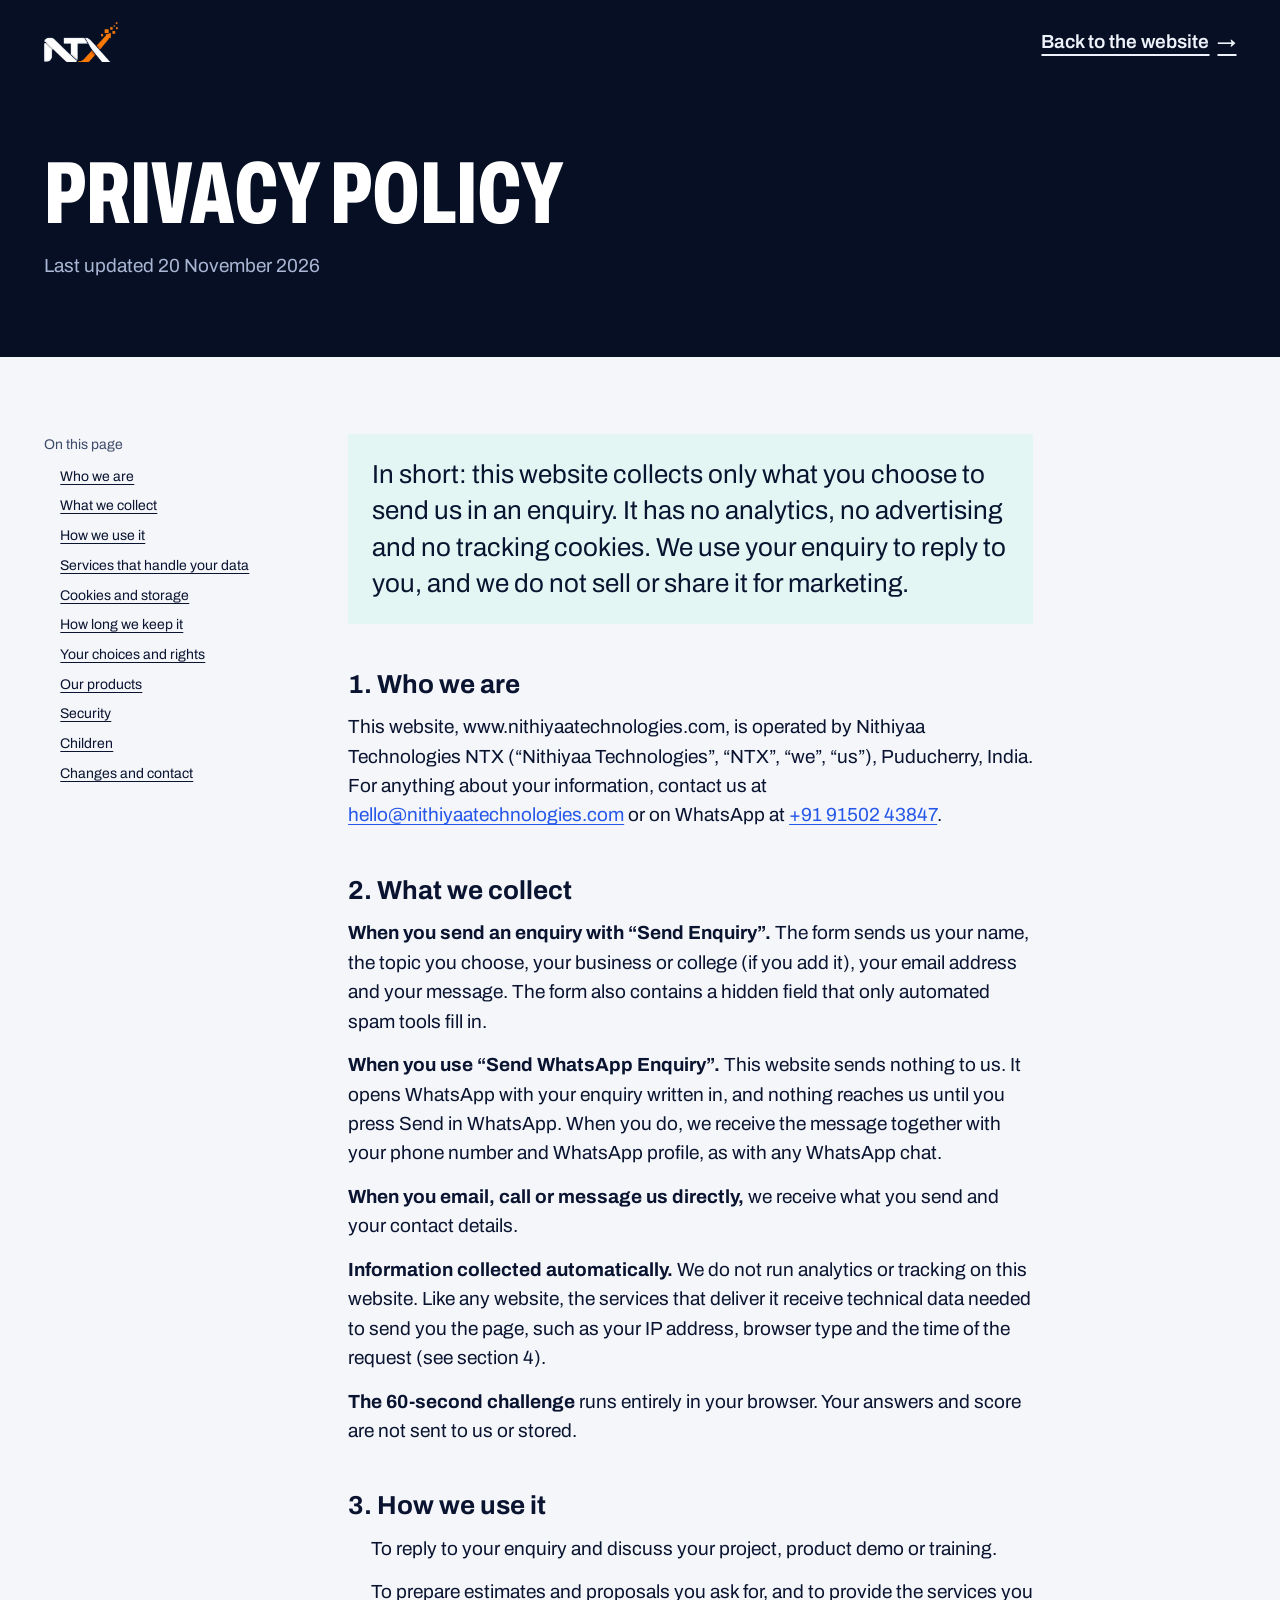
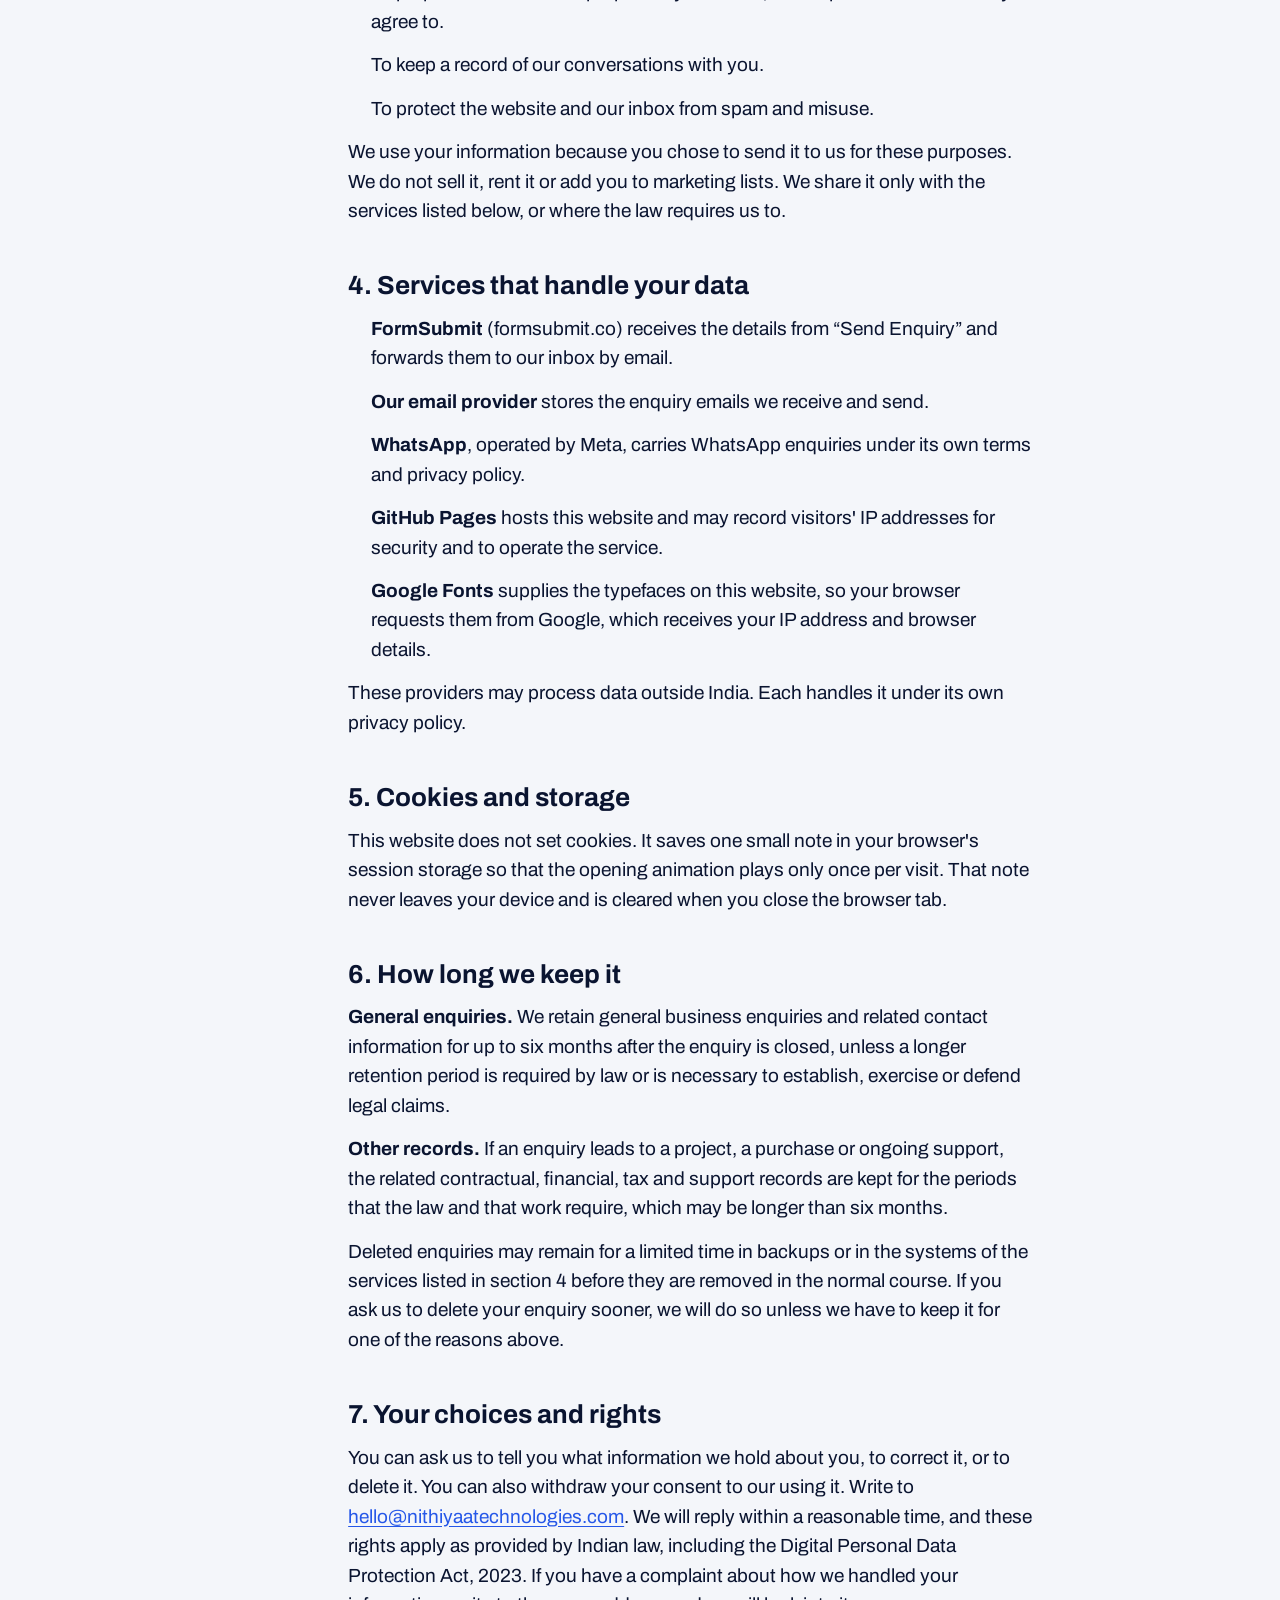
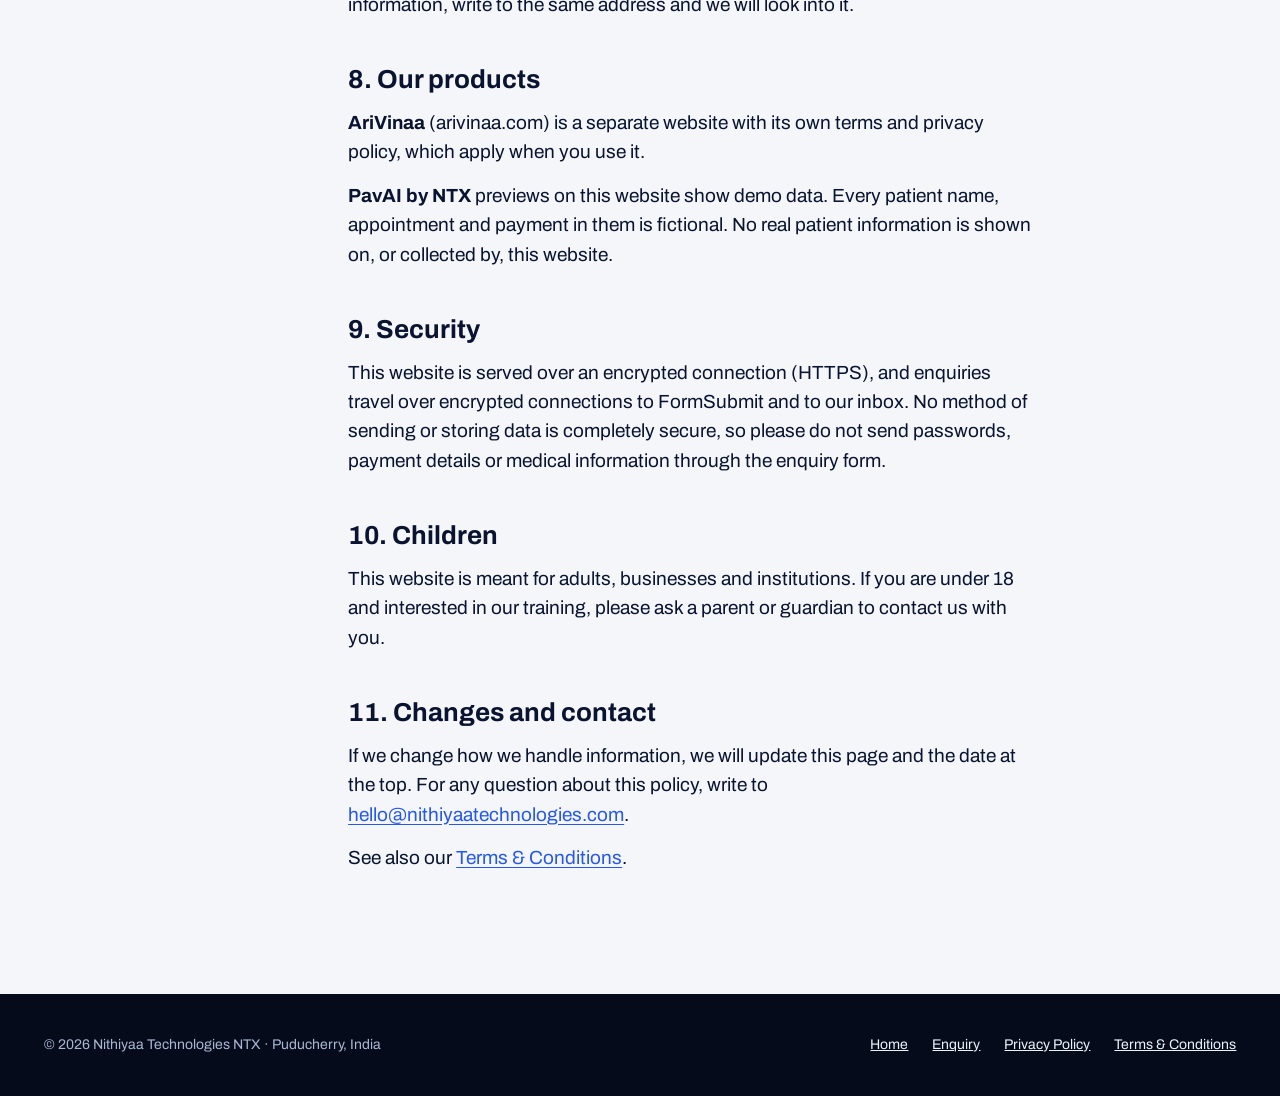
<file: privacy.html>
<!DOCTYPE html>
<html lang="en">
<head>
  <meta charset="UTF-8" />
  <meta name="viewport" content="width=device-width, initial-scale=1" />
  <link rel="icon" href="/favicon.ico" sizes="48x48" />
  <link rel="icon" type="image/png" sizes="32x32" href="/assets/favicon-32.png" />
  <link rel="icon" type="image/png" sizes="16x16" href="/assets/favicon-16.png" />
  <link rel="icon" type="image/png" sizes="192x192" href="/assets/favicon-192.png" />
  <link rel="apple-touch-icon" sizes="180x180" href="/assets/apple-touch-icon.png" />
  <link rel="manifest" href="/site.webmanifest" />
  <title>Privacy Policy | Nithiyaa Technologies NTX</title>
  <meta name="description" content="How Nithiyaa Technologies (NTX) handles the information you share through this website: what is collected, why, who processes it and how to ask us to change or delete it." />
  <link rel="canonical" href="https://www.nithiyaatechnologies.com/privacy.html" />
  <meta name="theme-color" content="#070F24" />
  <link rel="preconnect" href="https://fonts.googleapis.com" />
  <link rel="preconnect" href="https://fonts.gstatic.com" crossorigin />
  <link href="https://fonts.googleapis.com/css2?family=Archivo:wdth,wght@62..125,100..900&display=optional" rel="stylesheet" />
  <link rel="stylesheet" href="/styles.css" />
</head>
<body>
  <a class="skip-link" href="#main">Skip to content</a>
  <header class="legal-top">
    <div class="legal-bar">
      <a class="brand" href="/" aria-label="Nithiyaa Technologies NTX — home"><img src="/assets/ntx-mark.webp" width="499" height="273" alt="" /></a>
      <a class="link-arrow" href="/">Back to the website</a>
    </div>
    <h1>Privacy Policy</h1>
    <p class="legal-date">Last updated 20 November 2026</p>
  </header>

  <main class="legal" id="main">
    <nav class="legal-toc" aria-label="On this page">
      <p>On this page</p>
      <ol>
        <li><a href="#who">Who we are</a></li>
        <li><a href="#collect">What we collect</a></li>
        <li><a href="#use">How we use it</a></li>
        <li><a href="#processors">Services that handle your data</a></li>
        <li><a href="#cookies">Cookies and storage</a></li>
        <li><a href="#keep">How long we keep it</a></li>
        <li><a href="#rights">Your choices and rights</a></li>
        <li><a href="#products">Our products</a></li>
        <li><a href="#security">Security</a></li>
        <li><a href="#children">Children</a></li>
        <li><a href="#changes">Changes and contact</a></li>
      </ol>
    </nav>

    <article class="legal-body">
      <p class="legal-summary">In short: this website collects only what you choose to send us in an enquiry. It has no analytics, no advertising and no tracking cookies. We use your enquiry to reply to you, and we do not sell or share it for marketing.</p>

      <h2 id="who">1. Who we are</h2>
      <p>This website, www.nithiyaatechnologies.com, is operated by Nithiyaa Technologies NTX (“Nithiyaa Technologies”, “NTX”, “we”, “us”), Puducherry, India. For anything about your information, contact us at <a href="mailto:hello@nithiyaatechnologies.com">hello@nithiyaatechnologies.com</a> or on WhatsApp at <a href="https://wa.me/919150243847">+91 91502 43847</a>.</p>

      <h2 id="collect">2. What we collect</h2>
      <p><strong>When you send an enquiry with “Send Enquiry”.</strong> The form sends us your name, the topic you choose, your business or college (if you add it), your email address and your message. The form also contains a hidden field that only automated spam tools fill in.</p>
      <p><strong>When you use “Send WhatsApp Enquiry”.</strong> This website sends nothing to us. It opens WhatsApp with your enquiry written in, and nothing reaches us until you press Send in WhatsApp. When you do, we receive the message together with your phone number and WhatsApp profile, as with any WhatsApp chat.</p>
      <p><strong>When you email, call or message us directly,</strong> we receive what you send and your contact details.</p>
      <p><strong>Information collected automatically.</strong> We do not run analytics or tracking on this website. Like any website, the services that deliver it receive technical data needed to send you the page, such as your IP address, browser type and the time of the request (see section 4).</p>
      <p><strong>The 60-second challenge</strong> runs entirely in your browser. Your answers and score are not sent to us or stored.</p>

      <h2 id="use">3. How we use it</h2>
      <ul>
        <li>To reply to your enquiry and discuss your project, product demo or training.</li>
        <li>To prepare estimates and proposals you ask for, and to provide the services you agree to.</li>
        <li>To keep a record of our conversations with you.</li>
        <li>To protect the website and our inbox from spam and misuse.</li>
      </ul>
      <p>We use your information because you chose to send it to us for these purposes. We do not sell it, rent it or add you to marketing lists. We share it only with the services listed below, or where the law requires us to.</p>

      <h2 id="processors">4. Services that handle your data</h2>
      <ul>
        <li><strong>FormSubmit</strong> (formsubmit.co) receives the details from “Send Enquiry” and forwards them to our inbox by email.</li>
        <li><strong>Our email provider</strong> stores the enquiry emails we receive and send.</li>
        <li><strong>WhatsApp</strong>, operated by Meta, carries WhatsApp enquiries under its own terms and privacy policy.</li>
        <li><strong>GitHub Pages</strong> hosts this website and may record visitors' IP addresses for security and to operate the service.</li>
        <li><strong>Google Fonts</strong> supplies the typefaces on this website, so your browser requests them from Google, which receives your IP address and browser details.</li>
      </ul>
      <p>These providers may process data outside India. Each handles it under its own privacy policy.</p>

      <h2 id="cookies">5. Cookies and storage</h2>
      <p>This website does not set cookies. It saves one small note in your browser's session storage so that the opening animation plays only once per visit. That note never leaves your device and is cleared when you close the browser tab.</p>

      <h2 id="keep">6. How long we keep it</h2>
      <p><strong>General enquiries.</strong> We retain general business enquiries and related contact information for up to six months after the enquiry is closed, unless a longer retention period is required by law or is necessary to establish, exercise or defend legal claims.</p>
      <p><strong>Other records.</strong> If an enquiry leads to a project, a purchase or ongoing support, the related contractual, financial, tax and support records are kept for the periods that the law and that work require, which may be longer than six months.</p>
      <p>Deleted enquiries may remain for a limited time in backups or in the systems of the services listed in section 4 before they are removed in the normal course. If you ask us to delete your enquiry sooner, we will do so unless we have to keep it for one of the reasons above.</p>

      <h2 id="rights">7. Your choices and rights</h2>
      <p>You can ask us to tell you what information we hold about you, to correct it, or to delete it. You can also withdraw your consent to our using it. Write to <a href="mailto:hello@nithiyaatechnologies.com">hello@nithiyaatechnologies.com</a>. We will reply within a reasonable time, and these rights apply as provided by Indian law, including the Digital Personal Data Protection Act, 2023. If you have a complaint about how we handled your information, write to the same address and we will look into it.</p>

      <h2 id="products">8. Our products</h2>
      <p><strong>AriVinaa</strong> (arivinaa.com) is a separate website with its own terms and privacy policy, which apply when you use it.</p>
      <p><strong>PavAI by NTX</strong> previews on this website show demo data. Every patient name, appointment and payment in them is fictional. No real patient information is shown on, or collected by, this website.</p>

      <h2 id="security">9. Security</h2>
      <p>This website is served over an encrypted connection (HTTPS), and enquiries travel over encrypted connections to FormSubmit and to our inbox. No method of sending or storing data is completely secure, so please do not send passwords, payment details or medical information through the enquiry form.</p>

      <h2 id="children">10. Children</h2>
      <p>This website is meant for adults, businesses and institutions. If you are under 18 and interested in our training, please ask a parent or guardian to contact us with you.</p>

      <h2 id="changes">11. Changes and contact</h2>
      <p>If we change how we handle information, we will update this page and the date at the top. For any question about this policy, write to <a href="mailto:hello@nithiyaatechnologies.com">hello@nithiyaatechnologies.com</a>.</p>
      <p>See also our <a href="/terms.html">Terms &amp; Conditions</a>.</p>
    </article>
  </main>

  <footer class="legal-foot">
    <p>© 2026 Nithiyaa Technologies NTX · Puducherry, India</p>
    <nav aria-label="Footer">
      <a href="/">Home</a>
      <a href="/#contact">Enquiry</a>
      <a href="/privacy.html" aria-current="page">Privacy Policy</a>
      <a href="/terms.html">Terms &amp; Conditions</a>
    </nav>
  </footer>
</body>
</html>
</file>
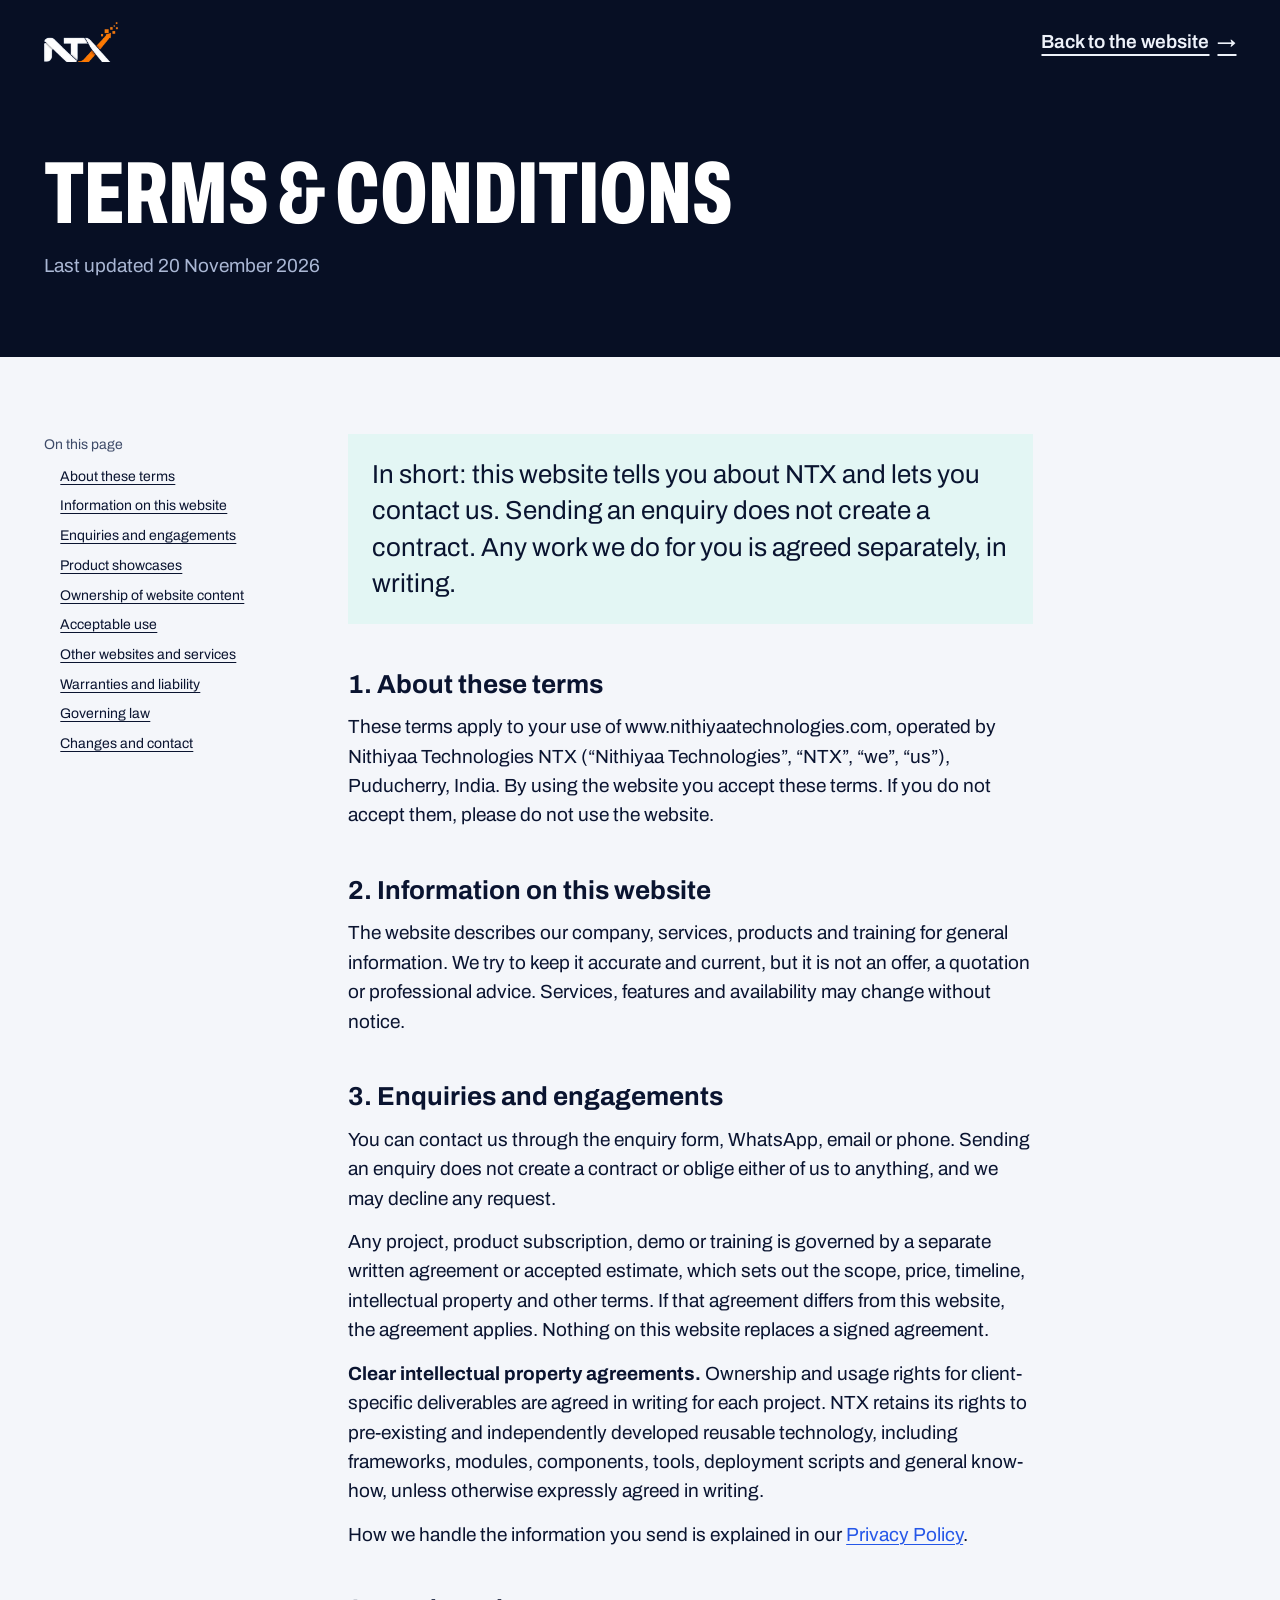
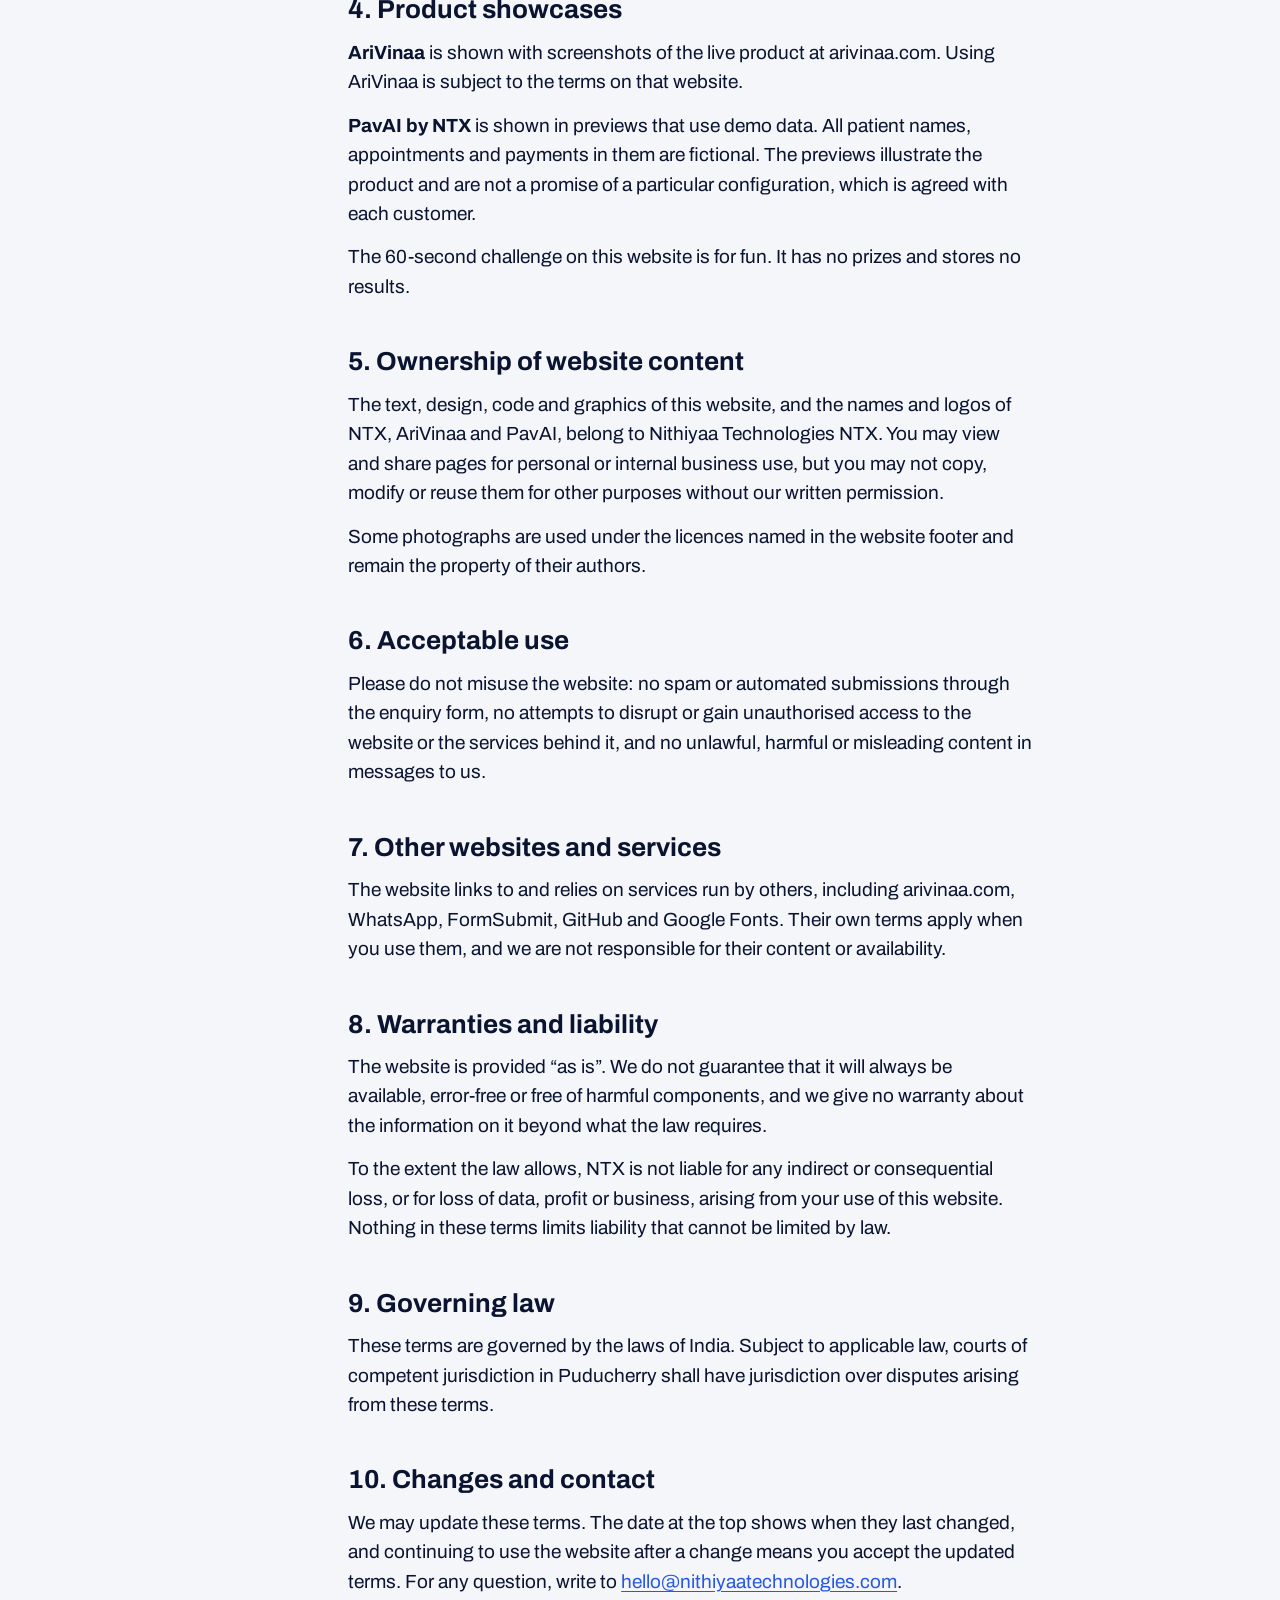
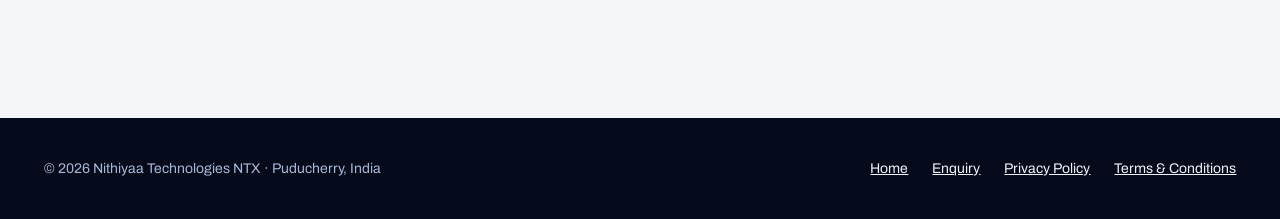
<file: terms.html>
<!DOCTYPE html>
<html lang="en">
<head>
  <meta charset="UTF-8" />
  <meta name="viewport" content="width=device-width, initial-scale=1" />
  <link rel="icon" href="/favicon.ico" sizes="48x48" />
  <link rel="icon" type="image/png" sizes="32x32" href="/assets/favicon-32.png" />
  <link rel="icon" type="image/png" sizes="16x16" href="/assets/favicon-16.png" />
  <link rel="icon" type="image/png" sizes="192x192" href="/assets/favicon-192.png" />
  <link rel="apple-touch-icon" sizes="180x180" href="/assets/apple-touch-icon.png" />
  <link rel="manifest" href="/site.webmanifest" />
  <title>Terms &amp; Conditions | Nithiyaa Technologies NTX</title>
  <meta name="description" content="The terms for using the Nithiyaa Technologies (NTX) website, its enquiry form and its product showcases." />
  <link rel="canonical" href="https://www.nithiyaatechnologies.com/terms.html" />
  <meta name="theme-color" content="#070F24" />
  <link rel="preconnect" href="https://fonts.googleapis.com" />
  <link rel="preconnect" href="https://fonts.gstatic.com" crossorigin />
  <link href="https://fonts.googleapis.com/css2?family=Archivo:wdth,wght@62..125,100..900&display=optional" rel="stylesheet" />
  <link rel="stylesheet" href="/styles.css" />
</head>
<body>
  <a class="skip-link" href="#main">Skip to content</a>
  <header class="legal-top">
    <div class="legal-bar">
      <a class="brand" href="/" aria-label="Nithiyaa Technologies NTX — home"><img src="/assets/ntx-mark.webp" width="499" height="273" alt="" /></a>
      <a class="link-arrow" href="/">Back to the website</a>
    </div>
    <h1>Terms &amp; Conditions</h1>
    <p class="legal-date">Last updated 20 November 2026</p>
  </header>

  <main class="legal" id="main">
    <nav class="legal-toc" aria-label="On this page">
      <p>On this page</p>
      <ol>
        <li><a href="#about">About these terms</a></li>
        <li><a href="#info">Information on this website</a></li>
        <li><a href="#enquiries">Enquiries and engagements</a></li>
        <li><a href="#products">Product showcases</a></li>
        <li><a href="#ip">Ownership of website content</a></li>
        <li><a href="#use">Acceptable use</a></li>
        <li><a href="#third">Other websites and services</a></li>
        <li><a href="#liability">Warranties and liability</a></li>
        <li><a href="#law">Governing law</a></li>
        <li><a href="#changes">Changes and contact</a></li>
      </ol>
    </nav>

    <article class="legal-body">
      <p class="legal-summary">In short: this website tells you about NTX and lets you contact us. Sending an enquiry does not create a contract. Any work we do for you is agreed separately, in writing.</p>

      <h2 id="about">1. About these terms</h2>
      <p>These terms apply to your use of www.nithiyaatechnologies.com, operated by Nithiyaa Technologies NTX (“Nithiyaa Technologies”, “NTX”, “we”, “us”), Puducherry, India. By using the website you accept these terms. If you do not accept them, please do not use the website.</p>

      <h2 id="info">2. Information on this website</h2>
      <p>The website describes our company, services, products and training for general information. We try to keep it accurate and current, but it is not an offer, a quotation or professional advice. Services, features and availability may change without notice.</p>

      <h2 id="enquiries">3. Enquiries and engagements</h2>
      <p>You can contact us through the enquiry form, WhatsApp, email or phone. Sending an enquiry does not create a contract or oblige either of us to anything, and we may decline any request.</p>
      <p>Any project, product subscription, demo or training is governed by a separate written agreement or accepted estimate, which sets out the scope, price, timeline, intellectual property and other terms. If that agreement differs from this website, the agreement applies. Nothing on this website replaces a signed agreement.</p>
      <p><strong>Clear intellectual property agreements.</strong> Ownership and usage rights for client-specific deliverables are agreed in writing for each project. NTX retains its rights to pre-existing and independently developed reusable technology, including frameworks, modules, components, tools, deployment scripts and general know-how, unless otherwise expressly agreed in writing.</p>
      <p>How we handle the information you send is explained in our <a href="/privacy.html">Privacy Policy</a>.</p>

      <h2 id="products">4. Product showcases</h2>
      <p><strong>AriVinaa</strong> is shown with screenshots of the live product at arivinaa.com. Using AriVinaa is subject to the terms on that website.</p>
      <p><strong>PavAI by NTX</strong> is shown in previews that use demo data. All patient names, appointments and payments in them are fictional. The previews illustrate the product and are not a promise of a particular configuration, which is agreed with each customer.</p>
      <p>The 60-second challenge on this website is for fun. It has no prizes and stores no results.</p>

      <h2 id="ip">5. Ownership of website content</h2>
      <p>The text, design, code and graphics of this website, and the names and logos of NTX, AriVinaa and PavAI, belong to Nithiyaa Technologies NTX. You may view and share pages for personal or internal business use, but you may not copy, modify or reuse them for other purposes without our written permission.</p>
      <p>Some photographs are used under the licences named in the website footer and remain the property of their authors.</p>

      <h2 id="use">6. Acceptable use</h2>
      <p>Please do not misuse the website: no spam or automated submissions through the enquiry form, no attempts to disrupt or gain unauthorised access to the website or the services behind it, and no unlawful, harmful or misleading content in messages to us.</p>

      <h2 id="third">7. Other websites and services</h2>
      <p>The website links to and relies on services run by others, including arivinaa.com, WhatsApp, FormSubmit, GitHub and Google Fonts. Their own terms apply when you use them, and we are not responsible for their content or availability.</p>

      <h2 id="liability">8. Warranties and liability</h2>
      <p>The website is provided “as is”. We do not guarantee that it will always be available, error-free or free of harmful components, and we give no warranty about the information on it beyond what the law requires.</p>
      <p>To the extent the law allows, NTX is not liable for any indirect or consequential loss, or for loss of data, profit or business, arising from your use of this website. Nothing in these terms limits liability that cannot be limited by law.</p>

      <h2 id="law">9. Governing law</h2>
      <!-- PENDING LEGAL REVIEW: draft jurisdiction clause. Owner to obtain review by an Indian lawyer before this page is published. -->
      <p>These terms are governed by the laws of India. Subject to applicable law, courts of competent jurisdiction in Puducherry shall have jurisdiction over disputes arising from these terms.</p>

      <h2 id="changes">10. Changes and contact</h2>
      <p>We may update these terms. The date at the top shows when they last changed, and continuing to use the website after a change means you accept the updated terms. For any question, write to <a href="mailto:hello@nithiyaatechnologies.com">hello@nithiyaatechnologies.com</a>.</p>
    </article>
  </main>

  <footer class="legal-foot">
    <p>© 2026 Nithiyaa Technologies NTX · Puducherry, India</p>
    <nav aria-label="Footer">
      <a href="/">Home</a>
      <a href="/#contact">Enquiry</a>
      <a href="/privacy.html">Privacy Policy</a>
      <a href="/terms.html" aria-current="page">Terms &amp; Conditions</a>
    </nav>
  </footer>
</body>
</html>
</file>
<file: styles.css>
/* Nithiyaa Technologies NTX — site styles
   One display face (Archivo, condensed), one Tamil face (Noto Serif Tamil).
   Colour: midnight navy ground, gold for the Kural, amber for actions,
   blue/turquoise for technology, violet/teal for PavAI, coral for errors. */

:root {
  --navy-950: #050b1b;
  --navy-900: #070f24;
  --navy-800: #0c1a3c;
  --navy-700: #142a5c;
  --paper: #f4f6fa;
  --paper-2: #e8eef7;
  --mint: #e3f6f4;
  --lilac: #f0ebfb;
  --ink: #0a1430;
  --ink-soft: #3d4a68;
  --on-dark: #eef2fa;
  --on-dark-soft: #aab7d4;

  --gold: #f2b643;
  --gold-deep: #c98a12;
  --amber: #ff8a1f;
  --amber-hover: #ff9d45;
  --blue: #2557e8;
  --blue-bright: #4d7dff;
  --turq: #1cc8c0;
  --coral: #ff6b5b;
  --violet: #6d3fd8;
  --pav-purple: #4c1d95;
  --pav-teal: #0e9f96;
  --wa: #25d366;

  --display: "Archivo", "Arial Narrow", system-ui, sans-serif;
  --text: "Archivo", system-ui, -apple-system, "Segoe UI", sans-serif;
  --tamil: "Noto Serif Tamil", "Latha", "Nirmala UI", serif;

  --s-small: 0.875rem;
  --s-body: clamp(1.0625rem, 1rem + 0.25vw, 1.1875rem);
  --s-lead: clamp(1.25rem, 1.1rem + 0.7vw, 1.625rem);
  --s-head: clamp(2.75rem, 1.2rem + 5.4vw, 6rem);
  --s-display: clamp(3.6rem, 0.8rem + 8.4vw, 8.5rem);

  --m: clamp(16px, 3.4vw, 48px);
  --gap: clamp(16px, 2vw, 28px);
  --section: clamp(72px, 8.4vw, 128px);
  --radius: 0px;
  --ease: cubic-bezier(.2, .7, .1, 1);
  --header-h: 72px;
}

*, *::before, *::after { box-sizing: border-box; }
html { -webkit-text-size-adjust: 100%; scroll-padding-top: calc(var(--header-h) + 8px); }
body {
  margin: 0;
  background: var(--navy-900);
  color: var(--on-dark);
  font-family: var(--text);
  font-size: var(--s-body);
  line-height: 1.55;
  text-rendering: optimizeLegibility;
  -webkit-font-smoothing: antialiased;
  overflow-x: clip;
}
img, svg { display: block; max-width: 100%; }
img { height: auto; }
a { color: inherit; }
button, input, select, textarea { font: inherit; color: inherit; }
p { margin: 0; }
h1, h2, h3 { margin: 0; font-weight: inherit; }
ul, ol { margin: 0; padding: 0; list-style: none; }
figure { margin: 0; }
:focus-visible { outline: 3px solid var(--gold); outline-offset: 3px; }
::selection { background: var(--gold); color: var(--navy-900); }
.sr-only { position: absolute; width: 1px; height: 1px; padding: 0; margin: -1px; overflow: hidden; clip: rect(0 0 0 0); white-space: nowrap; border: 0; }
.skip-link { position: absolute; left: var(--m); top: -60px; z-index: 100; background: var(--gold); color: var(--navy-900); padding: 10px 16px; font-weight: 600; }
.skip-link:focus { top: 12px; }

.section-title {
  font-family: var(--display);
  font-stretch: 62%;
  font-weight: 800;
  text-transform: uppercase;
  font-size: var(--s-head);
  line-height: 0.9;
  letter-spacing: -0.01em;
  text-wrap: balance;
}

/* ---------- Buttons and links ---------- */
.btn {
  --bg: var(--amber); --fg: var(--navy-900);
  display: inline-flex; align-items: center; justify-content: center; gap: 10px;
  min-height: 52px; padding: 0 26px;
  background: var(--bg); color: var(--fg);
  border: 0; border-radius: 999px;
  font-weight: 600; font-size: var(--s-body); text-decoration: none; cursor: pointer;
  position: relative; overflow: hidden; isolation: isolate;
  transition: transform .35s var(--ease), background-color .25s ease;
}
.btn::after { /* highlight sweep */
  content: ""; position: absolute; inset: 0; z-index: -1;
  background: rgba(255,255,255,.22); transform: translateX(-101%);
  transition: transform .45s var(--ease);
}
.btn:hover::after, .btn:focus-visible::after { transform: translateX(0); }
.btn:active { transform: scale(.97); }
.btn svg { width: 20px; height: 20px; flex: none; }
.btn-primary:hover { background: var(--amber-hover); }
.btn-ari { --bg: var(--turq); --fg: var(--navy-900); }
.btn-pav { --bg: var(--pav-purple); --fg: #fff; }
.btn-light { --bg: #fff; --fg: var(--blue); }
.btn-ghost { --bg: var(--navy-700); --fg: var(--on-dark); }
.btn-small { min-height: 44px; padding: 0 20px; font-size: var(--s-small); --bg: var(--navy-900); --fg: #fff; }
.btn-block { width: 100%; }
.btn-row { display: flex; flex-wrap: wrap; align-items: center; gap: 14px 28px; }

.link-arrow {
  display: inline-flex; align-items: center; gap: 8px; min-height: 44px;
  background: none; border: 0; padding: 0; cursor: pointer;
  font-weight: 600; text-decoration: underline; text-decoration-thickness: 2px; text-underline-offset: 6px;
  text-decoration-color: currentColor; transition: text-underline-offset .25s ease, color .2s ease;
}
.link-arrow::after { content: "→"; transition: transform .3s var(--ease); }
.link-arrow:hover { text-underline-offset: 9px; }
.link-arrow:hover::after { transform: translateX(4px); }

/* ---------- Header ---------- */
.site-header {
  position: fixed; inset: 0 0 auto; z-index: 50; height: var(--header-h);
  display: flex; align-items: center; justify-content: space-between; gap: 24px;
  padding: 0 var(--m);
  color: var(--on-dark);
  transition: transform .4s var(--ease), background-color .3s ease;
}
.site-header.is-scrolled { background: rgba(7, 15, 36, .78); -webkit-backdrop-filter: blur(14px) saturate(1.3); /* taste-skill-ignore: the brief asks for a glass navbar on scroll */ backdrop-filter: blur(14px) saturate(1.3); }
.site-header.is-hidden { transform: translateY(-100%); }
.brand { display: flex; align-items: center; gap: 12px; text-decoration: none; }
.brand img { width: 74px; height: auto; }
.brand-name { font-weight: 600; font-size: var(--s-small); line-height: 1.2; max-width: 9em; }
.site-nav { display: flex; align-items: center; gap: clamp(16px, 2.2vw, 34px); }
.site-nav a { position: relative; text-decoration: none; font-weight: 500; font-size: 1rem; padding: 10px 0; }
.site-nav a:not(.nav-cta)::after {
  content: ""; position: absolute; left: 0; right: 0; bottom: 2px; height: 2px; background: var(--gold);
  transform: scaleX(0); transform-origin: right; transition: transform .35s var(--ease);
}
.site-nav a:not(.nav-cta):hover::after, .site-nav a[aria-current="true"]::after { transform: scaleX(1); transform-origin: left; }
.site-nav .nav-cta { background: var(--amber); color: var(--navy-900); padding: 10px 18px; border-radius: 999px; font-weight: 600; transition: background-color .2s ease; }
.site-nav .nav-cta:hover { background: var(--amber-hover); }
.menu-toggle { display: none; }

/* ---------- 1. Hero ---------- */
.hero {
  position: relative; min-height: 100svh; overflow: hidden;
  display: grid; grid-template-rows: 1fr auto;
  padding: calc(var(--header-h) + clamp(40px, 9vh, 120px)) var(--m) clamp(40px, 7vh, 80px);
  background: var(--navy-900);
}
.hero-glow { /* the one illumination the brief asks for: warm light behind the Kural */
  position: absolute; inset: -20% -10% auto; height: 90%; pointer-events: none;
  background: radial-gradient(60% 55% at 30% 40%, rgba(242,182,67,.20), rgba(242,182,67,.05) 55%, transparent 75%); /* taste-skill-ignore: the brief asks for a subtle golden illumination */
}
.kural { position: relative; align-self: start; }
.kural-lines { margin: 0; }
.kural-line {
  font-family: var(--tamil); font-weight: 700; color: var(--gold);
  font-size: clamp(1.5rem, 0.3rem + 3.1vw, 3.25rem); line-height: 1.34; letter-spacing: 0;
}
@media (min-width: 900px) { .kural-line { white-space: nowrap; } }
.kural-line[data-kural="2"] { padding-left: clamp(0px, 8vw, 140px); }
.kural-rule { display: block; width: clamp(96px, 14vw, 200px); height: 3px; background: var(--gold); margin: clamp(20px, 3vh, 34px) 0 18px; transform-origin: left; }
.kural-cite { display: grid; gap: 6px; }
.kural-cite span:first-child { font-family: var(--tamil); font-weight: 500; font-size: var(--s-body); color: var(--on-dark); }
.kural-meaning { color: var(--on-dark-soft); font-size: var(--s-body); max-width: 46ch; }

.hero-foot {
  position: relative; display: grid; grid-template-columns: minmax(0, 4fr) minmax(0, 8fr); gap: var(--gap);
  align-items: end; padding-top: clamp(40px, 8vh, 96px);
}
.hero-copy { display: grid; gap: 28px; max-width: 36ch; }
.hero-lead { font-size: var(--s-body); color: var(--on-dark); }
.hero-actions { display: flex; flex-wrap: wrap; align-items: center; gap: 14px 26px; }
.hero-title {
  font-family: var(--display); font-stretch: 62%; font-weight: 800; text-transform: uppercase;
  font-size: var(--s-display); line-height: .86; letter-spacing: -0.01em; color: #fff;
}
.hero-title .line, .footer-together .line { display: block; overflow: hidden; padding-bottom: .04em; }
.hero-title .line > span, .footer-together .line > span { display: inline-block; }
.hero-title .line { white-space: nowrap; }

/* ---------- 2. About ---------- */
.about { background: var(--paper); color: var(--ink); padding: 0 var(--m) var(--section); }
.manuscript { margin: 0 calc(var(--m) * -1); background: #d9c3a0; }
.manuscript img { width: 100%; aspect-ratio: 1505 / 245; object-fit: cover; }
.manuscript figcaption, .about-photo figcaption, .training-photo figcaption { font-size: var(--s-small); color: var(--ink-soft); padding: 10px var(--m) 0; background: var(--paper); }
.about-grid {
  display: grid; grid-template-columns: repeat(12, minmax(0, 1fr)); gap: clamp(32px, 4vw, 56px) var(--gap);
  padding-top: clamp(80px, 9vw, 150px);
}
.about-grid .section-title { grid-column: 1 / -1; max-width: 16ch; }
.facts { grid-column: 1 / 4; display: grid; gap: 22px; margin: 0; align-content: start; }
.facts dt { font-size: var(--s-small); color: var(--ink-soft); }
.facts dd { margin: 2px 0 0; font-weight: 600; font-size: var(--s-body); }
.about-text { grid-column: 4 / 9; display: grid; gap: 22px; align-content: start; }
.statement { font-size: var(--s-lead); line-height: 1.35; }
.founder { border-top: 3px solid var(--gold); padding-top: 18px; margin-top: 6px; display: grid; gap: 4px; }
.founder-label { font-size: var(--s-small); color: var(--ink-soft); }
.founder-name { font-stretch: 62%; font-weight: 800; text-transform: uppercase; font-size: clamp(2rem, 1.4rem + 2vw, 3rem); line-height: 1; letter-spacing: -0.01em; }
.founder-meta { font-size: var(--s-body); line-height: 1.5; }
.about-photo { grid-column: 9 / -1; align-self: start; }
.about-photo img { width: 100%; aspect-ratio: 4 / 5; object-fit: cover; }
.about-photo figcaption { padding-left: 0; }

/* ---------- 3. Products ---------- */
.products { background: var(--navy-800); }
.products-head {
  display: grid; grid-template-columns: repeat(12, minmax(0, 1fr)); gap: var(--gap);
  padding: var(--section) var(--m) clamp(56px, 6vw, 96px); align-items: end;
}
.products-head .section-title { grid-column: 1 / 8; }
.products-head p { grid-column: 9 / -1; font-size: var(--s-body); color: var(--on-dark); }

.product {
  display: grid; grid-template-columns: repeat(12, minmax(0, 1fr)); gap: clamp(32px, 4vw, 64px) var(--gap);
  padding: clamp(56px, 6vw, 96px) var(--m) var(--section); align-items: start;
}
.product-copy { grid-column: 1 / 6; display: grid; gap: 22px; align-content: start; }
.product-stage { grid-column: 6 / -1; position: relative; }
.product-name {
  font-family: var(--display); font-stretch: 62%; font-weight: 800; text-transform: uppercase;
  font-size: var(--s-display); line-height: .86; letter-spacing: -0.01em;
}
.product-tagline { font-size: var(--s-lead); font-weight: 600; line-height: 1.25; }
.product-arivinaa .product-name { color: var(--turq); }

.tabs { display: flex; flex-wrap: wrap; gap: 8px; margin-top: 6px; }
.tabs [role="tab"] {
  min-height: 44px; padding: 0 18px; border-radius: 999px; cursor: pointer;
  border: 0; background: var(--navy-700); color: var(--on-dark); font-weight: 600; font-size: 1rem;
  transition: background-color .25s ease, color .25s ease, transform .2s ease;
}
.tabs [role="tab"]:hover { background: #1d3a7a; }
.tabs [role="tab"]:active { transform: scale(.96); }
.tabs [role="tab"][aria-selected="true"] { background: var(--turq); color: var(--navy-900); }
.tab-text { min-height: 5.4em; font-size: var(--s-body); transition: opacity .25s ease; }
.tab-text.is-swapping { opacity: 0; }
.feature-list { display: flex; flex-wrap: wrap; gap: 8px 22px; font-size: var(--s-small); color: var(--on-dark-soft); }
.feature-list li { position: relative; padding-left: 14px; }
.feature-list li::before { content: ""; position: absolute; left: 0; top: .62em; width: 6px; height: 6px; border-radius: 50%; background: currentColor; }

/* browser and phone frames (real interface: data-ui) */
.browser { background: #12122b; border-radius: 14px; overflow: hidden; transform: perspective(1600px) rotateY(-4deg); transform-origin: left center; transition: transform .7s var(--ease); }
.product-stage:hover .browser { transform: perspective(1600px) rotateY(0deg); }
.browser-bar { display: flex; align-items: center; gap: 7px; height: 38px; padding: 0 14px; background: #1b1b3a; }
.browser-bar i { width: 11px; height: 11px; border-radius: 50%; background: #3a3a63; }
.browser-bar span { margin-left: 14px; font-size: 0.8125rem; color: #b9b9da; background: #12122b; padding: 3px 14px; border-radius: 999px; }
.browser-view { position: relative; aspect-ratio: 1440 / 836; background: #0d0b24; }
.shot { position: absolute; inset: 0; width: 100%; height: 100%; object-fit: cover; object-position: top center; opacity: 0; transform: scale(1.03); transition: opacity .5s ease, transform .9s var(--ease); }
.shot.is-active { opacity: 1; transform: none; }
/* taste-skill-ignore: shadows below are on floating mockups, the dock and dialogs */
.phone { position: absolute; right: -2%; bottom: -12%; width: clamp(120px, 17%, 210px); border-radius: 26px; overflow: hidden; background: #000; padding: 6px; box-shadow: 0 30px 60px rgba(0,0,0,.45); /* taste-skill-ignore: floating overlay */ transition: transform .7s var(--ease); }
.phone img { border-radius: 20px; }
.product-stage:hover .phone { transform: translateY(-10px); }

/* PavAI */
.product-pavai { background: var(--lilac); color: var(--ink); padding-top: var(--section); }
.product-pavai .product-copy { grid-column: 8 / -1; grid-row: 1; }
.product-pavai .product-stage { grid-column: 1 / 8; grid-row: 1; }
.pavai-lockup { display: flex; align-items: center; gap: clamp(14px, 1.6vw, 24px); }
.pavai-mark { width: clamp(84px, 9vw, 140px); height: auto; flex: none; }
.pavai-word { text-transform: none; font-stretch: 80%; letter-spacing: -0.02em; }
.pavai-word .pav { color: var(--pav-purple); }
.pavai-word .ai { color: var(--pav-teal); }
.pavai-sub { font-size: var(--s-small); color: var(--ink-soft); font-weight: 500; margin-top: 8px; }
.product-pavai .tabs [role="tab"] { background: #ded4f6; color: var(--pav-purple); }
.product-pavai .tabs [role="tab"]:hover { background: #cfc0f2; }
.product-pavai .tabs [role="tab"][aria-selected="true"] { background: var(--pav-purple); color: #fff; }
.product-pavai .feature-list { color: var(--ink-soft); }
.product-pavai .link-arrow { color: var(--pav-purple); }

.app {
  display: grid; grid-template-columns: 180px 1fr; min-height: 470px;
  background: #fff; border-radius: 14px; overflow: hidden; font-size: 0.875rem; color: var(--ink);
  box-shadow: 0 30px 70px rgba(76, 29, 149, .18); /* taste-skill-ignore: floating overlay */
}
.app-side { background: #2a1060; color: #e6defa; padding: 20px 14px; display: flex; flex-direction: column; gap: 4px; }
.app-logo { width: 40px; margin: 0 0 18px 6px; }
.app-nav { padding: 9px 12px; border-radius: 8px; transition: background-color .3s ease, color .3s ease; }
.app-nav.is-on { background: #fff; color: var(--pav-purple); font-weight: 600; }
.app-main { padding: 18px 22px 22px; position: relative; }
.app-top { display: flex; justify-content: space-between; align-items: center; margin-bottom: 16px; }
.app-top strong { font-size: 1.125rem; }
.sample { font-size: 0.8125rem; background: #fff4d6; color: #7a5200; padding: 3px 10px; border-radius: 999px; }
.view { display: none; }
.view.is-active { display: block; animation: view-in .45s var(--ease); }
@keyframes view-in { from { opacity: 0; transform: translateY(10px); } }
.k { font-size: 0.8125rem; color: #5b6480; margin-top: 8px; }
.call { display: grid; grid-template-columns: 1.4fr 1fr; gap: 14px; margin-bottom: 16px; }
.call-video { position: relative; min-height: 210px; border-radius: 10px; background: #1f1446; display: grid; place-items: center; }
.avatar { display: grid; place-items: center; border-radius: 50%; font-weight: 700; color: #fff; }
.avatar.lg { width: 92px; height: 92px; background: var(--pav-teal); font-size: 1.6rem; }
.avatar.sm { position: absolute; right: 10px; bottom: 10px; width: 54px; height: 54px; background: #6d3fd8; border: 3px solid #1f1446; font-size: 0.875rem; }
.call-time { position: absolute; left: 10px; top: 10px; font-size: 0.8125rem; color: #fff; background: #c42d1d; padding: 2px 10px; border-radius: 999px; }
.call-notes { background: #f6f3fd; border-radius: 10px; padding: 6px 14px 14px; }
.chip-ok, .chip-wait { display: inline-block; margin-top: 10px; font-size: 0.8125rem; padding: 2px 10px; border-radius: 999px; background: #d7f5f1; color: #075e58; }
.chip-wait { background: #fff1d6; color: #7a4a00; }
.ui-table { width: 100%; border-collapse: collapse; }
.ui-table th { text-align: left; font-weight: 600; color: #5b6480; font-size: 0.8125rem; padding: 6px 8px; border-bottom: 1px solid #e6e1f3; }
.ui-table td { padding: 9px 8px; border-bottom: 1px solid #f0ecf8; }
.ui-table .num { text-align: right; font-variant-numeric: tabular-nums; }
.ui-table td .chip-ok, .ui-table td .chip-wait { margin: 0; }
.cal { display: grid; grid-template-columns: 1fr 1fr; gap: 14px; }
.cal-col { display: flex; flex-direction: column; gap: 6px; }
.slot { padding: 8px 12px; border-radius: 8px; background: #efe9fc; border-left: 4px solid var(--pav-purple); }
.slot.free { background: #e4f7f5; border-left-color: var(--pav-teal); color: #075e58; }
.ui-note { margin-top: 14px; color: #5b6480; font-size: 0.8125rem; }
.pay-totals { display: grid; grid-template-columns: 1fr 1fr; gap: 14px; margin-bottom: 14px; }
.pay-totals > div { background: #f6f3fd; border-radius: 10px; padding: 4px 14px 12px; }
.big { font-size: 1.75rem; font-weight: 700; font-variant-numeric: tabular-nums; color: var(--pav-purple); }

/* ---------- 4. Services ---------- */
.services { background: var(--navy-900); padding: var(--section) var(--m); }
.services-head { display: grid; grid-template-columns: repeat(12, minmax(0, 1fr)); gap: var(--gap); align-items: end; margin-bottom: clamp(40px, 5vw, 72px); }
.services-head .section-title { grid-column: 1 / 8; }
.services-head p { grid-column: 9 / -1; }
.command-input {
  width: 100%; height: 1.9em; padding: 0 .6em; border: 0; border-radius: 0;
  background: var(--navy-800); color: #fff; font-size: clamp(1.375rem, 1rem + 1.6vw, 2.5rem);
}
.command-input::placeholder { color: #8291b4; }
.command-input:focus-visible { outline-offset: 0; }
.command-list { margin-top: 10px; }
.command-list > li { transition: background-color .3s ease, color .3s ease; }
.command-list > li[hidden] { display: none; }
.cmd-row:focus-visible { outline-offset: -3px; }
.cmd-row { width: 100%; background: none; border: 0; color: inherit; text-align: left; cursor: pointer; display: flex; align-items: center; gap: clamp(14px, 1.6vw, 24px); padding: clamp(8px, 1vw, 12px) clamp(10px, 1.2vw, 18px); }
.cmd-icon { width: clamp(26px, 2.6vw, 40px); height: clamp(26px, 2.6vw, 40px); flex: none; color: var(--turq); transition: transform .4s var(--ease), color .3s ease; }
.cmd-name {
  flex: 1; font-family: var(--display); font-stretch: 62%; font-weight: 800; text-transform: uppercase;
  font-size: clamp(2rem, 0.9rem + 4.4vw, 5rem); line-height: 1.02; letter-spacing: -0.005em;
}
kbd { font-family: var(--text); font-size: 1rem; font-weight: 600; width: 2em; height: 2em; display: grid; place-items: center; background: var(--navy-700); color: var(--on-dark); border-radius: 6px; }
.command-list > li:hover:not(.is-selected) .cmd-icon { transform: translateX(4px) rotate(-6deg); }
.command-list > li:hover:not(.is-selected) { background: var(--navy-800); }
.command-list > li.is-selected { background: var(--blue); color: #fff; }
.command-list > li.is-selected .cmd-icon { color: #fff; }
.command-list > li.is-selected kbd { background: #1c45bd; }
.cmd-more { display: none; grid-template-columns: minmax(0, 1fr); gap: 16px; padding: 0 clamp(10px, 1.2vw, 18px) 64px calc(clamp(10px, 1.2vw, 18px) + clamp(26px, 2.6vw, 40px) + clamp(14px, 1.6vw, 24px)); }
.command-list > li.is-selected .cmd-more { display: grid; animation: view-in .4s var(--ease); }
.cmd-more p { max-width: 60ch; }
.cmd-link { color: #fff; white-space: nowrap; margin-left: 6px; min-height: 0; }
.command-empty { padding: 24px 18px; font-size: var(--s-lead); }

.automate {
  display: grid; grid-template-columns: repeat(12, minmax(0, 1fr)); gap: 28px var(--gap);
  margin-top: var(--section); padding: clamp(32px, 4vw, 56px); background: var(--navy-800);
}
.automate-title { grid-column: 1 / 6; font-size: var(--s-lead); font-weight: 700; line-height: 1.2; }
.automate .chips { grid-column: 6 / -1; display: flex; flex-wrap: wrap; gap: 8px; }
.chips button {
  min-height: 44px; padding: 0 18px; border: 0; border-radius: 999px; background: var(--navy-700); cursor: pointer;
  font-weight: 500; font-size: 1rem; transition: background-color .25s ease, transform .2s ease;
}
.chips button:hover { background: #1d3a7a; }
.chips button:active { transform: scale(.96); }
.chips button[aria-pressed="true"] { background: var(--turq); color: var(--navy-900); font-weight: 600; }
.flow { grid-column: 1 / -1; display: grid; grid-template-columns: repeat(3, minmax(0, 1fr)); gap: var(--gap); counter-reset: none; }
.flow li { display: grid; gap: 6px; padding-top: 16px; position: relative; transition: opacity .3s ease; }
.flow li::before { content: ""; position: absolute; top: 0; left: 0; width: 48px; height: 4px; background: var(--turq); }
.flow-k { font-weight: 700; color: var(--turq); font-size: var(--s-small); }
.flow.is-swapping li { opacity: 0; }
.automate .link-arrow { grid-column: 1 / -1; justify-self: start; color: var(--turq); }

/* ---------- 5. Why ---------- */
.why { background: var(--paper); color: var(--ink); padding: var(--section) var(--m) 0; }
.principles { margin-top: clamp(32px, 4vw, 56px); font-size: clamp(1.375rem, 0.9rem + 1.5vw, 2.25rem); line-height: 1.3; max-width: 70ch; color: var(--ink-soft); }
.principle {
  background: none; border: 0; padding: 0; cursor: pointer; color: #6e7896; font-weight: 600;
  text-decoration: underline; text-decoration-thickness: 2px; text-underline-offset: 6px; text-decoration-color: transparent;
  transition: color .4s ease, text-decoration-color .4s ease;
}
.principle:hover { text-decoration-color: currentColor; }
.principle.is-lit { color: var(--ink); text-decoration-color: var(--amber); }
.principle-text { margin-top: 26px; max-width: 52ch; font-size: var(--s-body); min-height: 3.2em; transition: opacity .3s ease; }
.principle-text.is-swapping { opacity: 0; }

.story {
  display: grid; grid-template-columns: repeat(12, minmax(0, 1fr)); gap: var(--gap);
  margin: var(--section) calc(var(--m) * -1) 0; padding: var(--section) var(--m);
  background: var(--gold); color: var(--navy-900);
}
.story-copy { grid-column: 1 / 8; display: grid; gap: 22px; align-content: start; }
.story-copy > p, .about-text > p, .training-copy > p, .process-copy > p { max-width: 62ch; }
.story-title { font-family: var(--display); font-stretch: 62%; font-weight: 800; text-transform: uppercase; font-size: var(--s-head); line-height: .9; text-wrap: balance; }
.story blockquote { margin: 8px 0; font-size: var(--s-lead); line-height: 1.3; font-weight: 600; max-width: 30ch; }
.postit {
  grid-column: 9 / -1; align-self: center; justify-self: center;
  width: min(100%, 340px); aspect-ratio: 1; padding: 30px; background: #fff27a; color: #3b3200;
  transform: rotate(-4deg); display: grid; align-content: space-between;
  font-size: var(--s-lead); line-height: 1.25; font-weight: 600;
  transition: transform .6s var(--ease);
}
.postit:hover { transform: rotate(0deg) translateY(-6px); }
.postit-year { font-family: var(--display); font-stretch: 62%; font-weight: 800; font-size: var(--s-head); line-height: .9; }

/* ---------- 6. Process ---------- */
.process {
  display: grid; grid-template-columns: repeat(12, minmax(0, 1fr)); gap: var(--gap);
  background: var(--blue); color: #fff; padding: var(--section) var(--m);
}
.process-copy { grid-column: 1 / 6; display: grid; gap: 24px; align-content: start; position: sticky; top: calc(var(--header-h) + 32px); align-self: start; }
.process-copy .btn { justify-self: start; }
.slip {
  grid-column: 7 / -1; max-width: 560px; justify-self: end; width: 100%; position: relative;
  background: #fff; color: var(--ink); padding: 34px 34px 64px 52px;
  font-variant-numeric: tabular-nums;
  clip-path: polygon(0 0, 100% 0, 100% calc(100% - 14px), 96% 100%, 92% calc(100% - 14px), 88% 100%, 84% calc(100% - 14px), 80% 100%, 76% calc(100% - 14px), 72% 100%, 68% calc(100% - 14px), 64% 100%, 60% calc(100% - 14px), 56% 100%, 52% calc(100% - 14px), 48% 100%, 44% calc(100% - 14px), 40% 100%, 36% calc(100% - 14px), 32% 100%, 28% calc(100% - 14px), 24% 100%, 20% calc(100% - 14px), 16% 100%, 12% calc(100% - 14px), 8% 100%, 4% calc(100% - 14px), 0 100%);
}
.slip-progress { position: absolute; left: 24px; top: 40px; bottom: 120px; width: 4px; background: #dde3f2; border-radius: 4px; overflow: hidden; }
.slip-progress span { display: block; width: 100%; height: 100%; background: var(--amber); transform-origin: top; transform: scaleY(var(--p, 0)); }
.stage { padding-top: 28px; transition: opacity .5s ease; }
.stage:first-child { padding-top: 0; }
.js .stage { opacity: .38; }
.js .stage.is-on { opacity: 1; }
.stage h3 { font-weight: 800; font-size: var(--s-body); text-transform: uppercase; letter-spacing: .02em; margin-bottom: 8px; position: relative; }
.stage h3::before { content: ""; position: absolute; left: -32px; top: .35em; width: 12px; height: 12px; border-radius: 50%; background: #dde3f2; transition: background-color .4s ease, transform .4s var(--ease); }
.stage.is-on h3::before { background: var(--amber); transform: scale(1.25); }
.row { display: flex; align-items: baseline; gap: 10px; padding: 6px 0; font-size: 1rem; }
.row span { flex: 0 1 auto; }
.row i { flex: 1 1 24px; min-width: 24px; height: 4px; align-self: center; background-image: radial-gradient(circle, #9aa5c0 1.6px, transparent 2px); /* taste-skill-ignore: dotted leader, a dot pattern not a fill */ background-size: 8px 4px; background-repeat: repeat-x; }
.row b { flex: none; font-weight: 700; }
.slip-total { display: flex; justify-content: space-between; gap: 16px; margin: 30px -34px 0 -52px; padding: 12px 34px 12px 52px; background: var(--ink); color: #fff; font-weight: 600; }

/* ---------- 7. Training ---------- */
.training {
  display: grid; grid-template-columns: repeat(12, minmax(0, 1fr)); gap: clamp(32px, 4vw, 64px) var(--gap);
  background: var(--mint); color: var(--ink); padding: var(--section) var(--m);
}
.training-photo { grid-column: 1 / 7; align-self: start; }
.training-photo img { width: 100%; aspect-ratio: 1; object-fit: cover; }
.training-photo figcaption { background: none; padding-left: 0; }
.training-copy { grid-column: 8 / -1; display: grid; gap: 26px; align-content: start; }
.rows { display: grid; }
.rows li { display: flex; justify-content: space-between; align-items: baseline; gap: 16px; min-height: 48px; padding: 10px 0; }
.rows li + li { margin-top: 2px; }
.rows li span { font-weight: 600; font-size: var(--s-lead); line-height: 1.2; }
.rows li small { font-size: var(--s-small); color: var(--ink-soft); text-align: right; }
.training .link-arrow { color: #075e58; }

/* ---------- 8. Contact ---------- */
.contact {
  display: grid; grid-template-columns: repeat(12, minmax(0, 1fr)); gap: clamp(40px, 5vw, 72px) var(--gap);
  background: var(--navy-900); padding: var(--section) var(--m);
}
.contact-head { grid-column: 1 / -1; display: grid; grid-template-columns: repeat(12, minmax(0, 1fr)); gap: var(--gap); align-items: end; }
.contact-head .section-title { grid-column: 1 / 8; }
.contact-head p { grid-column: 9 / -1; color: var(--on-dark); }
.enquiry { grid-column: 1 / 8; display: grid; grid-template-columns: 1fr 1fr; gap: 22px var(--gap); align-content: start; }
.field { display: grid; gap: 8px; align-content: start; }
.field-wide { grid-column: 1 / -1; }
.field label { font-weight: 600; font-size: 1rem; }
.opt { font-weight: 400; color: var(--on-dark-soft); }
.field input, .field select, .field textarea {
  width: 100%; min-height: 52px; padding: 12px 14px; background: var(--navy-800); color: var(--on-dark);
  border: 2px solid var(--navy-700); border-radius: 8px; transition: border-color .2s ease, background-color .2s ease;
}
.field textarea { resize: vertical; min-height: 130px; }
.field input::placeholder, .field textarea::placeholder { color: #7f8db0; }
.field select { appearance: none; background-image: url("data:image/svg+xml,%3Csvg xmlns='http://www.w3.org/2000/svg' viewBox='0 0 12 8'%3E%3Cpath d='M1 1l5 5 5-5' fill='none' stroke='%23aab7d4' stroke-width='2'/%3E%3C/svg%3E"); background-position: calc(100% - 16px) 50%; background-size: 12px 8px; background-repeat: no-repeat; padding-right: 44px; }
.field select option, .field select optgroup { background: var(--navy-800); color: var(--on-dark); }
.field input:hover, .field select:hover, .field textarea:hover { border-color: #26407a; }
.field input:focus, .field select:focus, .field textarea:focus { border-color: var(--gold); outline: 2px solid var(--gold); outline-offset: 0; background-color: #0f2047; }
.field.is-invalid input, .field.is-invalid select, .field.is-invalid textarea { border-color: var(--coral); }
.hint { font-size: var(--s-small); color: var(--on-dark-soft); }
.error { font-size: var(--s-small); color: #ff9b8f; min-height: 0; }
.error:empty { display: none; }
.form-actions { display: flex; flex-wrap: wrap; gap: 12px; }
.form-done { background: var(--navy-800); padding: 28px; display: grid; gap: 10px; border-left: 4px solid var(--wa); animation: view-in .5s var(--ease); }
.form-done[hidden], .command-empty[hidden] { display: none; }
.form-done-title { font-size: var(--s-lead); font-weight: 700; }
.form-done .link-arrow { justify-self: start; color: var(--gold); }
.enquiry.is-done .field, .enquiry.is-done .form-actions { display: none; }
.enquiry.is-done .form-status { display: none; }
.form-status { font-size: var(--s-small); color: #ff9b8f; }
.form-status:empty { display: none; }
.hp { position: absolute; left: -9999px; width: 1px; height: 1px; opacity: 0; }
.btn[disabled] { opacity: .7; cursor: progress; }

.contact-direct { grid-column: 9 / -1; display: grid; gap: 22px; align-content: start; }
.contact-big {
  font-family: var(--display); font-stretch: 62%; font-weight: 800; font-size: clamp(2.5rem, 1rem + 3.6vw, 4.5rem); line-height: .95;
  text-decoration: none; color: var(--wa); transition: color .25s ease;
}
.contact-big:hover { color: #fff; }
.contact-meta { display: grid; gap: 10px; }
.contact-meta a { text-decoration-thickness: 1px; text-underline-offset: 4px; }
.contact-meta a:hover { color: var(--gold); }

/* ---------- 9. Footer ---------- */
.site-footer {
  position: relative; overflow: hidden;
  background: radial-gradient(80% 70% at 85% 0%, rgba(37, 87, 232, .22), transparent 70%), var(--navy-950); /* taste-skill-ignore: the brief asks for a subtle gradient composition in the footer */
  padding: var(--section) var(--m) 32px;
}
.footer-together { font-size: var(--s-head); font-family: var(--display); font-stretch: 62%; font-weight: 800; text-transform: uppercase; line-height: .9; color: var(--gold); }
.footer-together .line { display: inline-block; }
.footer-name {
  margin-top: clamp(56px, 7vw, 110px);
  font-family: var(--display); font-stretch: 62%; font-weight: 800; text-transform: uppercase;
  font-size: clamp(2.6rem, 0.2rem + 10.4vw, 11.5rem); line-height: .85; letter-spacing: -0.01em; white-space: nowrap; color: #fff;
}
.footer-grid { display: grid; grid-template-columns: repeat(12, minmax(0, 1fr)); gap: 40px var(--gap); margin-top: clamp(48px, 5vw, 72px); }
.footer-reach { grid-column: 1 / 6; display: grid; gap: 10px; font-size: var(--s-lead); color: var(--amber); }
.footer-reach a { text-decoration: underline; text-decoration-thickness: 2px; text-underline-offset: 6px; text-decoration-color: transparent; transition: text-decoration-color .3s ease, text-underline-offset .3s ease; }
.footer-reach a:hover { text-decoration-color: currentColor; text-underline-offset: 9px; }
.footer-links { grid-column: 7 / -1; display: grid; grid-template-columns: repeat(3, minmax(0, 1fr)); gap: 24px; }
.footer-links ul { display: grid; gap: 10px; align-content: start; }
.footer-links a { text-decoration: none; color: var(--on-dark); transition: color .2s ease; }
.footer-links a:hover { color: var(--gold); }
.fl-k { color: var(--on-dark-soft); font-size: var(--s-small); }
.credits { margin-top: clamp(56px, 6vw, 96px); font-size: var(--s-small); color: var(--on-dark-soft); max-width: 75ch; }
.credits a { color: var(--on-dark); }
.footer-legal { display: flex; justify-content: space-between; flex-wrap: wrap; gap: 12px; margin-top: 24px; font-size: var(--s-small); color: var(--on-dark-soft); }
.footer-legal a { color: var(--on-dark); }

/* ---------- Dock and panels ---------- */
.dock { position: fixed; right: var(--m); bottom: 20px; z-index: 40; display: flex; align-items: center; gap: 10px; transition: opacity .3s ease, transform .3s ease; }
.dock.is-hidden { opacity: 0; transform: translateY(16px); pointer-events: none; }
.dock-btn { min-height: 48px; padding: 0 18px; border: 0; border-radius: 999px; background: var(--navy-700); color: #fff; font-weight: 600; cursor: pointer; transition: transform .2s ease, background-color .2s ease; }
.dock-btn:hover { background: #1d3a7a; transform: translateY(-2px); }
.dock-wa { display: grid; place-items: center; width: 58px; height: 58px; border-radius: 50%; background: var(--wa); color: #06351a; box-shadow: 0 10px 30px rgba(0,0,0,.35); /* taste-skill-ignore: floating overlay */ transition: transform .25s var(--ease); }
.dock-wa svg { width: 30px; height: 30px; }
.dock-wa:hover { transform: scale(1.08); }

.panel {
  position: fixed; right: var(--m); bottom: 20px; z-index: 60; width: min(420px, calc(100vw - 2 * var(--m)));
  max-height: min(640px, calc(100svh - 40px)); display: flex; flex-direction: column;
  background: var(--navy-800); color: var(--on-dark); border-radius: 16px; overflow: hidden;
  box-shadow: 0 30px 80px rgba(0,0,0,.5); /* taste-skill-ignore: floating overlay */
}
.panel[hidden] { display: none; }
.panel.is-open { animation: panel-in .35s var(--ease); }
@keyframes panel-in { from { opacity: 0; transform: translateY(20px) scale(.98); } }
.panel-head { display: flex; justify-content: space-between; align-items: center; padding: 16px 20px; background: var(--navy-700); }
.panel-head h2 { font-size: 1.125rem; font-weight: 700; }
.panel-close { min-height: 40px; padding: 0 14px; border: 0; border-radius: 999px; background: var(--navy-900); color: #fff; cursor: pointer; font-size: var(--s-small); }
.panel-body { padding: 18px 20px 22px; overflow: auto; display: grid; gap: 10px; }
.panel details { background: var(--navy-900); border-radius: 10px; }
.panel summary { cursor: pointer; padding: 14px 16px; font-weight: 600; list-style: none; }
.panel summary::-webkit-details-marker { display: none; }
.panel summary::after { content: "+"; float: right; color: var(--gold); }
.panel details[open] summary::after { content: "−"; }
.panel details p { padding: 0 16px 16px; color: var(--on-dark); }
.ch-q { font-size: var(--s-lead); font-weight: 600; line-height: 1.3; }
.ch-options { display: grid; gap: 8px; }
.ch-options button, .ch-cats button { min-height: 48px; text-align: left; padding: 10px 16px; border: 2px solid transparent; border-radius: 10px; background: var(--navy-900); cursor: pointer; transition: background-color .2s ease, border-color .2s ease; }
.ch-options button:hover:not(:disabled), .ch-cats button:hover { background: var(--navy-700); }
.ch-options button.is-correct { border-color: var(--turq); background: #0b3a44; }
.ch-options button.is-wrong { border-color: var(--coral); background: #3d1a22; }
.ch-cats { display: grid; gap: 8px; }
.ch-result { font-weight: 700; }
.ch-result.ok { color: var(--turq); }
.ch-result.no { color: #ff9b8f; }
.ch-score { color: var(--on-dark-soft); font-size: var(--s-small); }
.ch-actions { display: flex; flex-wrap: wrap; gap: 8px 20px; }
.ch-actions .link-arrow { color: var(--gold); }

/* ---------- Motion (only when allowed) ---------- */
@media (prefers-reduced-motion: no-preference) {
  .js .reveal { opacity: 0; transform: translateY(26px); transition: opacity .8s var(--ease), transform .8s var(--ease); transition-delay: var(--d, 0ms); }
  .js .reveal.is-in { opacity: 1; transform: none; }

  /* Kural intro: runs once per session; script adds .intro */
  .intro .kural-line .g { opacity: 0; animation: glyph-in .5s ease forwards; animation-delay: var(--t); }
  .intro .kural-line .w { display: inline-block; opacity: 0; transform: translateY(.35em); animation: word-in .7s var(--ease) forwards; animation-delay: var(--t); }
  .intro .kural-rule { transform: scaleX(0); animation: rule-in .7s var(--ease) forwards; animation-delay: 1.75s; }
  .intro .kural-cite { opacity: 0; animation: fade-in .7s ease forwards; animation-delay: 2.1s; }
  .intro .hero-glow { opacity: 0; animation: fade-in 2.4s ease forwards; }
  .intro .hero-title .line > span { transform: translateY(105%); animation: line-in .95s var(--ease) forwards; animation-delay: 2.35s; }
  .intro .hero-title .line + .line > span { animation-delay: 2.46s; }
  .intro .hero-copy { opacity: 0; transform: translateY(16px); animation: word-in .8s var(--ease) forwards; animation-delay: 2.75s; }
  .intro .site-header { animation: fade-in .6s ease both; }
  .intro.intro-done * { animation-duration: 1ms !important; animation-delay: 0ms !important; }


  .about-photo img, .training-photo img { transition: transform 1.2s var(--ease); }
  .about-photo:hover img, .training-photo:hover img { transform: scale(1.03); }
  .manuscript { overflow: hidden; }
  .manuscript img { transform: translateX(var(--drift, 0)) scale(1.08); will-change: transform; }
}
@keyframes glyph-in { to { opacity: 1; } }
@keyframes word-in { to { opacity: 1; transform: none; } }
@keyframes rule-in { to { transform: scaleX(1); } }
@keyframes fade-in { from { opacity: 0; } to { opacity: 1; } }
@keyframes line-in { to { transform: none; } }

@media (prefers-reduced-motion: reduce) {
  *, *::before, *::after { animation-duration: 1ms !important; animation-iteration-count: 1 !important; transition-duration: 1ms !important; }
  .browser { transform: none; }
}

/* ---------- Tablet ---------- */
@media (max-width: 1080px) {
  .brand-name { display: none; }
  .site-nav { gap: 18px; }
  .product-copy, .product-pavai .product-copy { grid-column: 1 / -1; grid-row: auto; }
  .product-stage, .product-pavai .product-stage { grid-column: 1 / -1; grid-row: auto; }
  .product-pavai .product-copy { grid-row: 1; }
  .product-pavai .product-stage { grid-row: 2; }
  .phone { right: 2%; bottom: -8%; }
  .facts { grid-column: 1 / 5; }
  .about-text { grid-column: 5 / -1; }
  .about-photo { grid-column: 1 / -1; }
  .about-photo img { aspect-ratio: 16 / 9; }
  .process-copy { grid-column: 1 / -1; position: static; }
  .slip { grid-column: 1 / -1; justify-self: start; }
  .training-photo { grid-column: 1 / -1; }
  .training-photo img { aspect-ratio: 16 / 9; }
  .training-copy { grid-column: 1 / -1; order: 1; }
  .training-photo { order: 2; }
  .postit { justify-self: start; }
  .hero-foot { grid-template-columns: 1fr; gap: 28px; }
  .hero-title { order: -1; }
  .hero-copy { max-width: 52ch; }
  .enquiry, .contact-direct { grid-column: 1 / -1; }
  .contact-head .section-title, .services-head .section-title, .products-head .section-title { grid-column: 1 / -1; }
  .contact-head p, .services-head p, .products-head p { grid-column: 1 / 10; }
  .automate-title, .automate .chips { grid-column: 1 / -1; }
  .footer-reach, .footer-links { grid-column: 1 / -1; }
}

/* ---------- Phone ---------- */
@media (max-width: 760px) {
  :root { --header-h: 64px; }
  .menu-toggle {
    display: inline-flex; align-items: center; min-height: 44px; padding: 0 18px; border: 0; border-radius: 999px;
    background: var(--navy-700); color: #fff; font-weight: 600; cursor: pointer; position: relative; z-index: 2;
  }
  .site-nav {
    position: fixed; inset: 0 0 0 auto; width: min(86vw, 360px); z-index: 1;
    flex-direction: column; align-items: stretch; gap: 0; padding: calc(var(--header-h) + 24px) 24px 24px;
    background: var(--navy-800); box-shadow: -20px 0 60px rgba(0,0,0,.4); /* taste-skill-ignore: floating overlay */
    transform: translateX(105%); visibility: hidden; transition: transform .45s var(--ease), visibility 0s linear .45s;
  }
  .site-nav.is-open { transform: none; visibility: visible; transition: transform .45s var(--ease), visibility 0s; }
  .site-nav a { font-size: 1.375rem; padding: 12px 0; }
  .site-nav .nav-cta { margin-top: 18px; text-align: center; padding: 14px 18px; font-size: 1.0625rem; }
  .brand img { width: 62px; }

  .hero { padding-top: calc(var(--header-h) + 36px); }
  .kural-line[data-kural="2"] { padding-left: 0; }
  .hero-foot { grid-template-columns: 1fr; padding-top: 40px; gap: 26px; }
  .hero-title { order: -1; font-size: clamp(3.4rem, 15vw, 5rem); }
  .hero-copy { max-width: none; }

  .about-grid, .products-head, .product, .services-head, .automate, .story, .process, .training, .contact, .contact-head, .footer-grid { grid-template-columns: minmax(0, 1fr); }
  .about-grid > *, .products-head > *, .product > *, .services-head > *, .automate > *, .story > *, .process > *, .training > *, .contact > *, .contact-head > *, .footer-grid > * { grid-column: 1 / -1 !important; }
  .facts { grid-template-columns: 1fr 1fr; gap: 18px 16px; order: 2; }
  .about-text { order: 1; }
  .about-grid .section-title { order: 0; }
  .about-photo { order: 3; }
  .manuscript img { aspect-ratio: 3 / 1; object-position: 30% center; }

  .browser { transform: none; border-radius: 10px; }
  .phone { display: none; }
  .app { grid-template-columns: 1fr; min-height: 0; }
  .app-side { flex-direction: row; align-items: center; overflow-x: auto; padding: 10px; gap: 4px; }
  .app-logo { width: 28px; margin: 0 6px 0 2px; flex: none; }
  .app-nav { white-space: nowrap; padding: 6px 10px; font-size: 0.8125rem; }
  .app-main { padding: 14px; }
  .call { grid-template-columns: 1fr; }
  .call-video { min-height: 160px; }
  .cal { grid-template-columns: 1fr; }

  kbd { display: none; }
  .cmd-name { font-size: clamp(1.9rem, 8.5vw, 2.6rem); }
  .cmd-more { grid-template-columns: 1fr; padding-left: clamp(10px, 1.2vw, 18px); }
  .cmd-more .btn { justify-self: start; }
  .command-input { height: 56px; font-size: 1.125rem; }
  .flow { grid-template-columns: 1fr; }

  .postit { width: min(100%, 280px); margin-top: 24px; }
  .slip { padding: 26px 20px 60px 42px; }
  .slip-progress { left: 18px; }
  .stage h3::before { left: -28px; }
  .row { flex-wrap: wrap; }
  .row i { display: none; }
  .row span { flex-basis: 100%; }
  .row b { font-size: var(--s-small); color: var(--blue); }
  .slip-total { margin: 26px -20px 0 -42px; padding: 12px 20px 12px 42px; flex-wrap: wrap; }

  .enquiry { grid-template-columns: 1fr; }
  .form-actions .btn { width: 100%; }
  .footer-name { white-space: normal; font-size: clamp(2.6rem, 14vw, 4.4rem); }
  .footer-links { grid-template-columns: 1fr 1fr; }
  .dock-btn { display: none; }
  .dock { bottom: 16px; }
}

@media print {
  .site-header, .dock, .panel { display: none; }
  body { background: #fff; color: #000; }
}

/* ---------- Legal pages (privacy.html, terms.html) ---------- */
.legal-top { background: var(--navy-900); padding: 20px var(--m) clamp(48px, 6vw, 88px); }
.legal-bar { display: flex; justify-content: space-between; align-items: center; gap: 16px; }
.legal-bar .link-arrow { color: var(--on-dark); }
.legal-top h1 { font-family: var(--display); font-stretch: 62%; font-weight: 800; text-transform: uppercase; font-size: var(--s-head); line-height: .9; color: #fff; margin-top: clamp(48px, 7vw, 104px); }
.legal-date { margin-top: 18px; color: var(--on-dark-soft); }
.legal { background: var(--paper); color: var(--ink); padding: clamp(48px, 6vw, 88px) var(--m) var(--section); display: grid; grid-template-columns: repeat(12, minmax(0, 1fr)); gap: var(--gap); }
.legal-toc { grid-column: 1 / 4; align-self: start; position: sticky; top: 24px; font-size: var(--s-small); }
.legal-toc p { color: var(--ink-soft); margin: 0 0 10px; }
.legal-toc ol { margin: 0; padding-left: 1.2em; display: grid; gap: 8px; }
.legal-toc a { color: var(--ink); text-underline-offset: 3px; }
.legal-body { grid-column: 4 / 11; max-width: 70ch; }
.legal-summary { background: var(--mint); padding: 22px 24px; margin-bottom: 40px; font-size: var(--s-lead); line-height: 1.4; }
.legal-body h2 { font-size: var(--s-lead); font-weight: 700; line-height: 1.25; margin: 44px 0 12px; scroll-margin-top: 24px; }
.legal-body p, .legal-body li { margin: 0 0 14px; }
.legal-body ul { padding-left: 1.2em; margin: 0 0 14px; }
.legal-body a { color: var(--blue); text-underline-offset: 3px; }
.legal-body strong { font-weight: 700; }
.legal-foot { background: var(--navy-950); color: var(--on-dark-soft); padding: 40px var(--m); display: flex; flex-wrap: wrap; justify-content: space-between; gap: 16px; font-size: var(--s-small); }
.legal-foot nav { display: flex; flex-wrap: wrap; gap: 8px 24px; }
.legal-foot a { color: var(--on-dark); }
.footer-legal nav { display: flex; flex-wrap: wrap; gap: 8px 24px; }
@media (max-width: 900px) {
  .legal { grid-template-columns: minmax(0, 1fr); }
  .legal-toc, .legal-body { grid-column: 1 / -1; position: static; }
  .legal-toc { margin-bottom: 16px; }
}
.form-privacy { font-size: var(--s-small); color: var(--on-dark-soft); }
.form-privacy a { color: var(--on-dark); }
.enquiry.is-done .form-privacy { display: none; }
.sample { text-transform: uppercase; letter-spacing: .06em; font-weight: 700; white-space: nowrap; }
.app-top { flex-wrap: wrap; gap: 8px 12px; }
</file>
